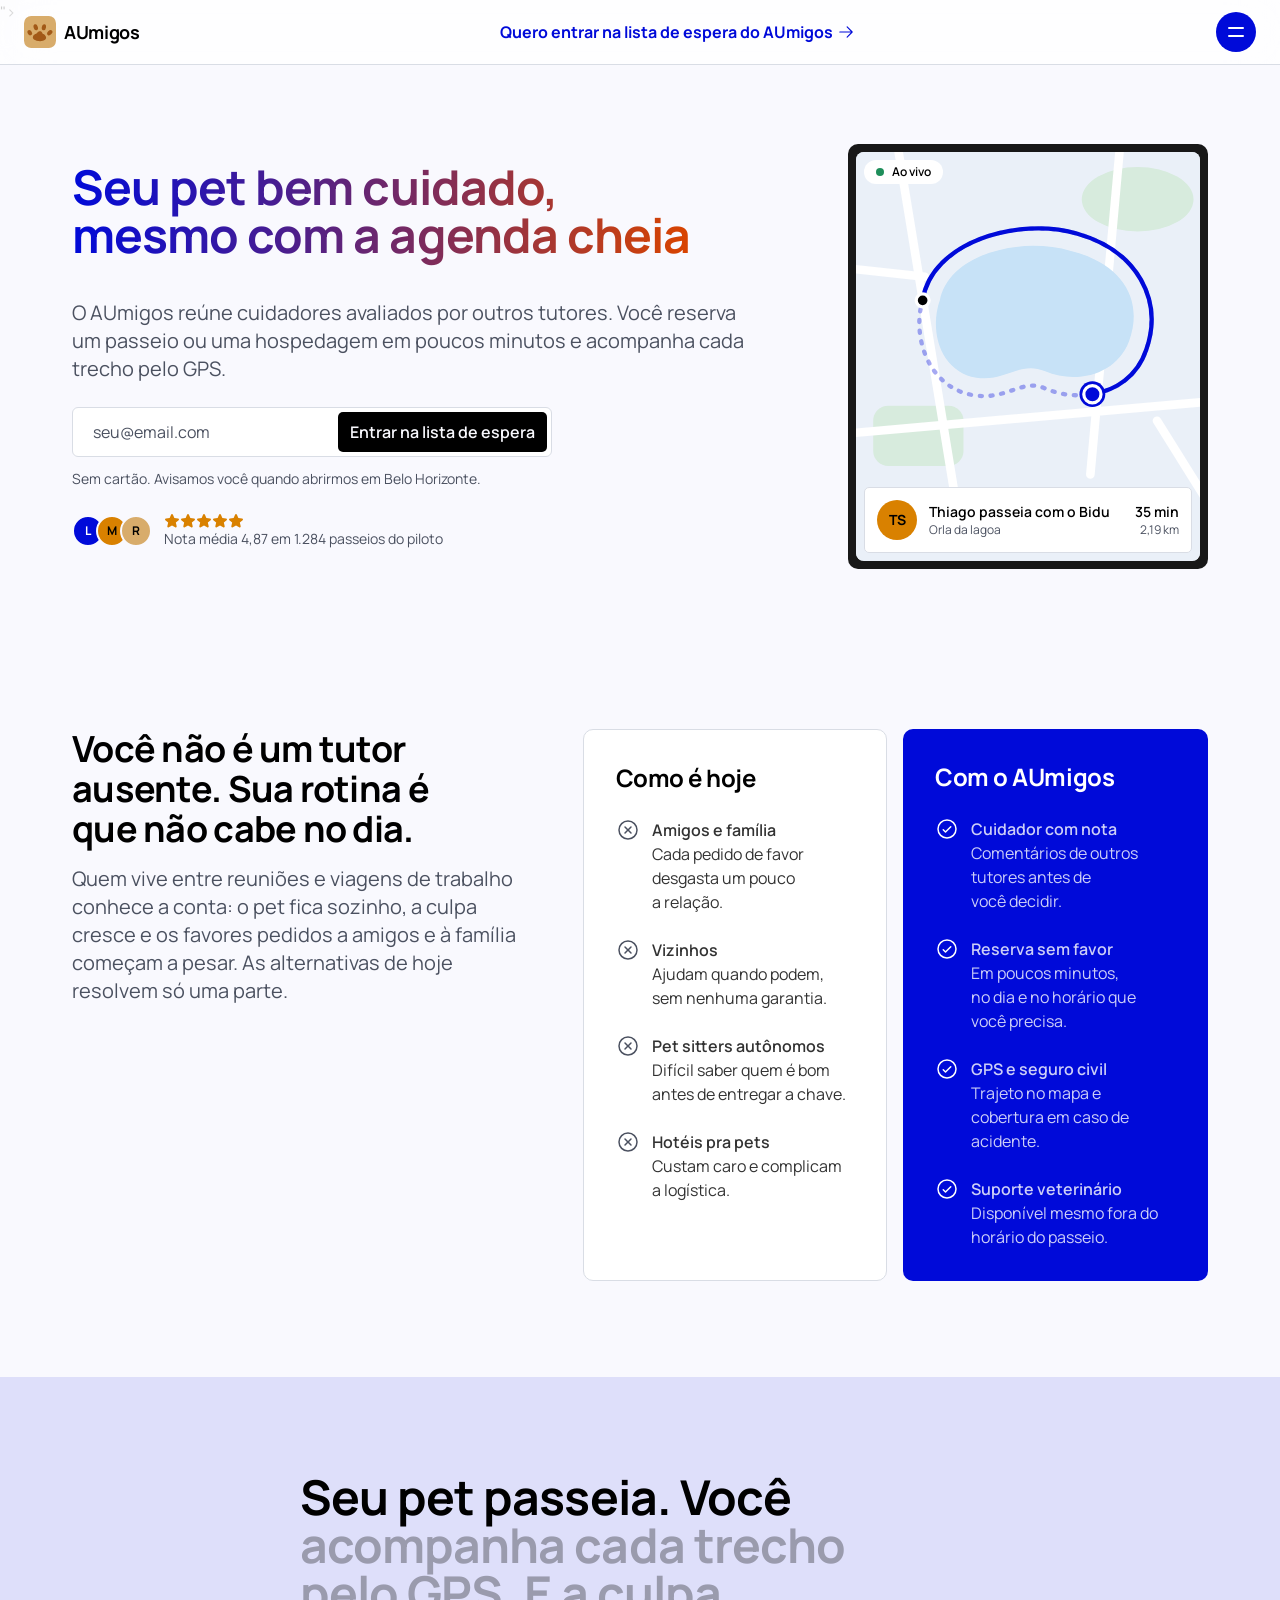
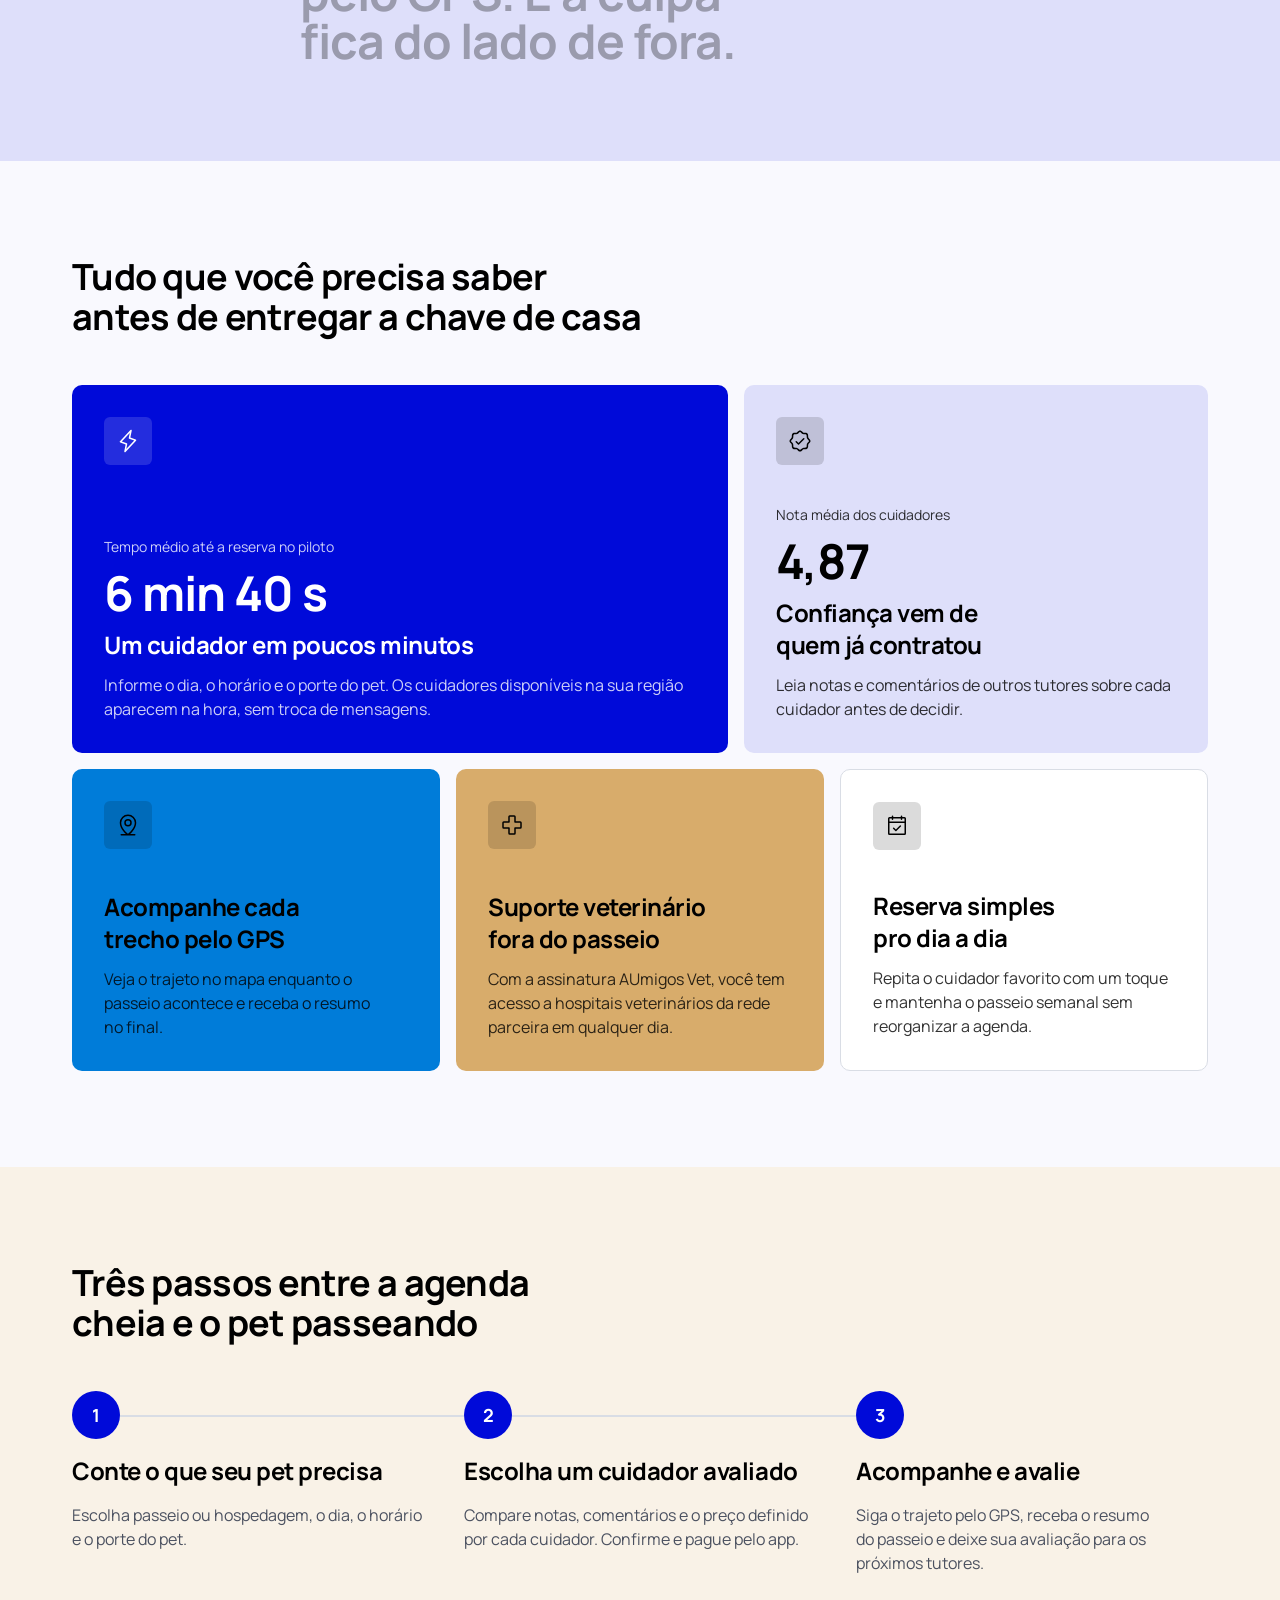
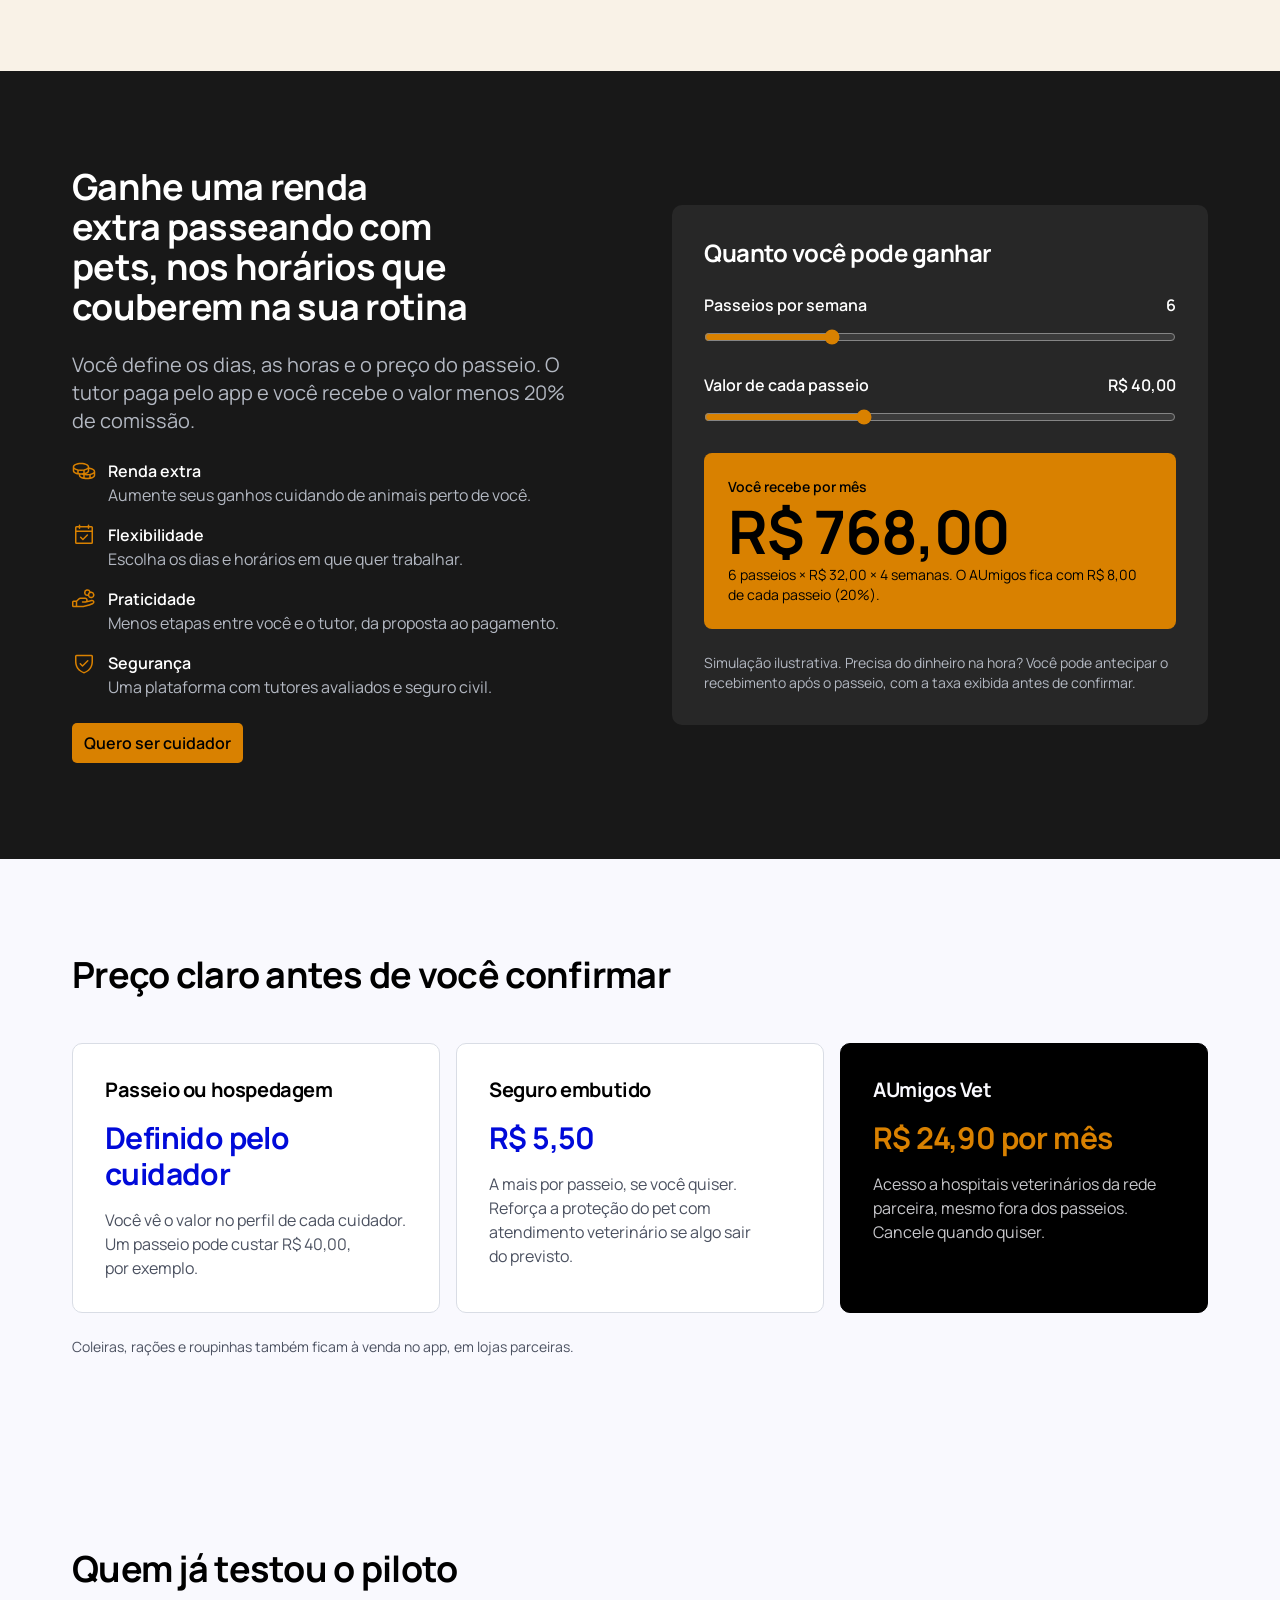
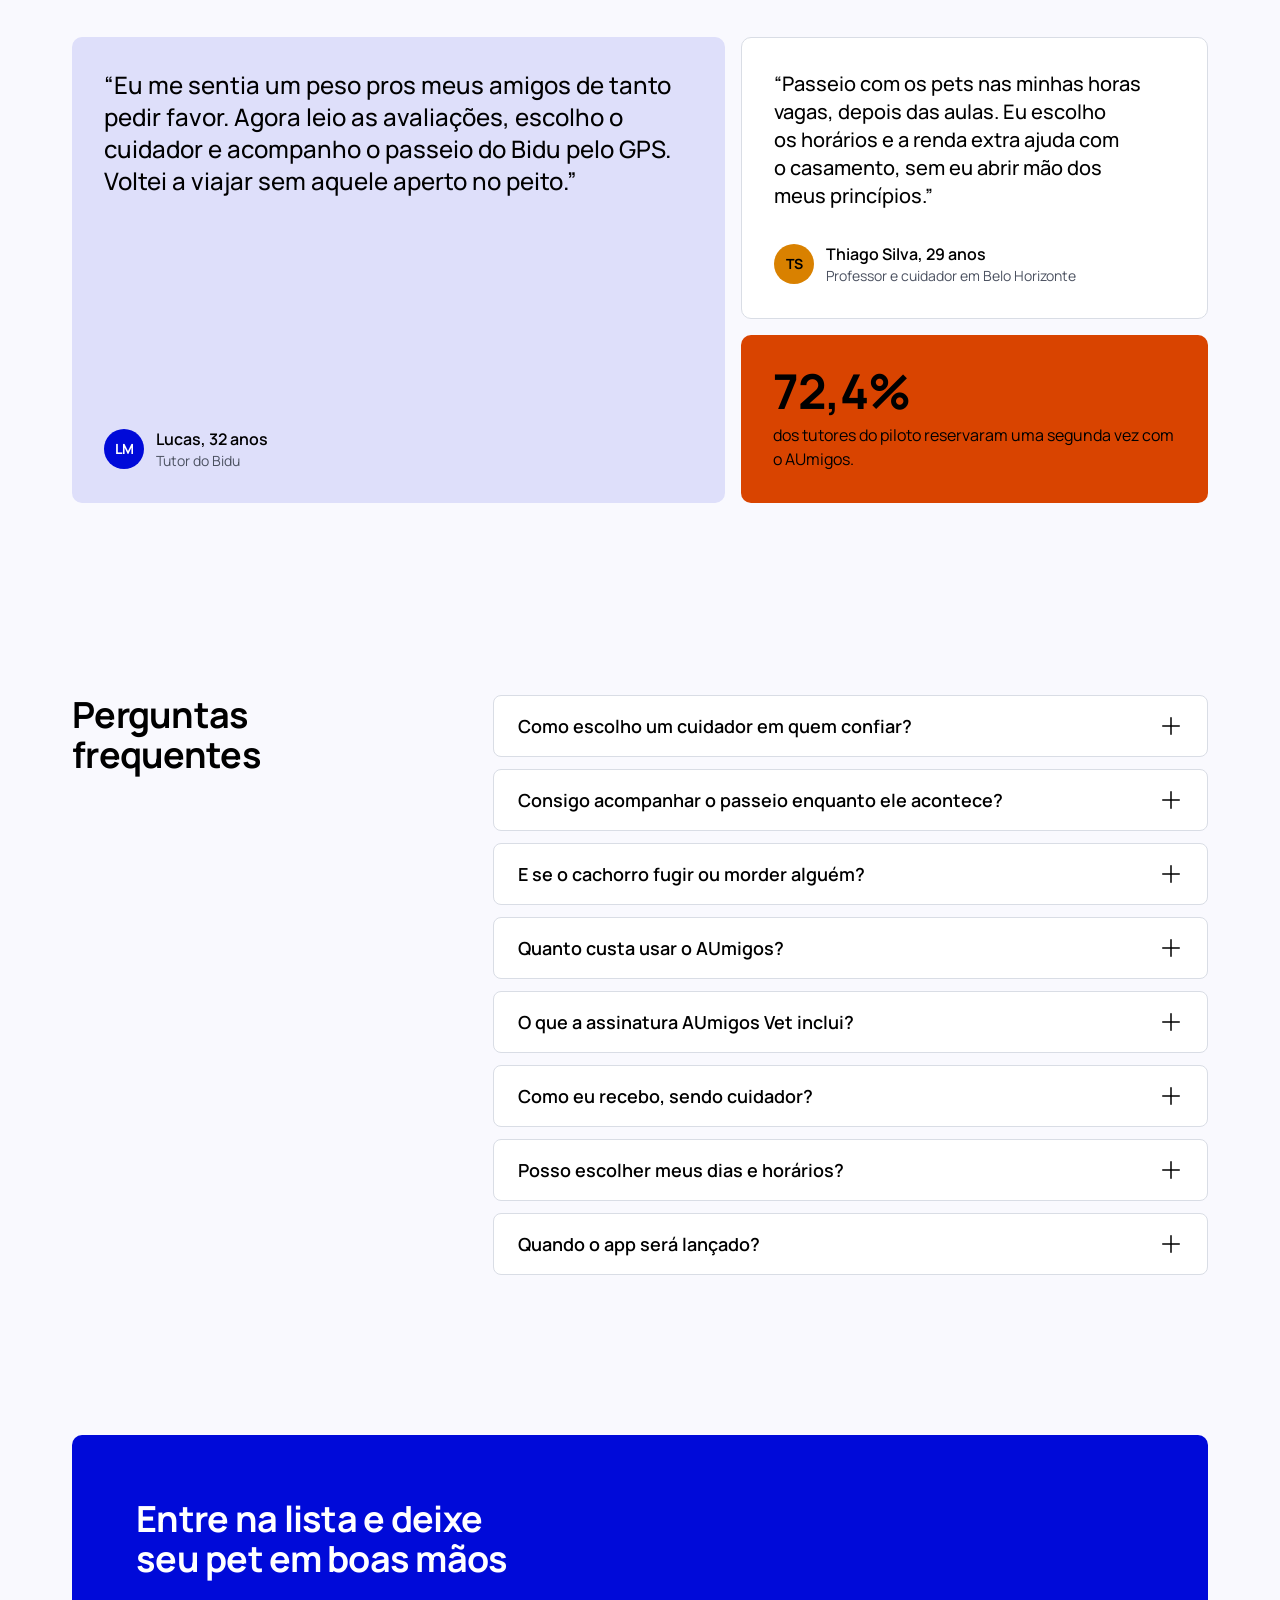
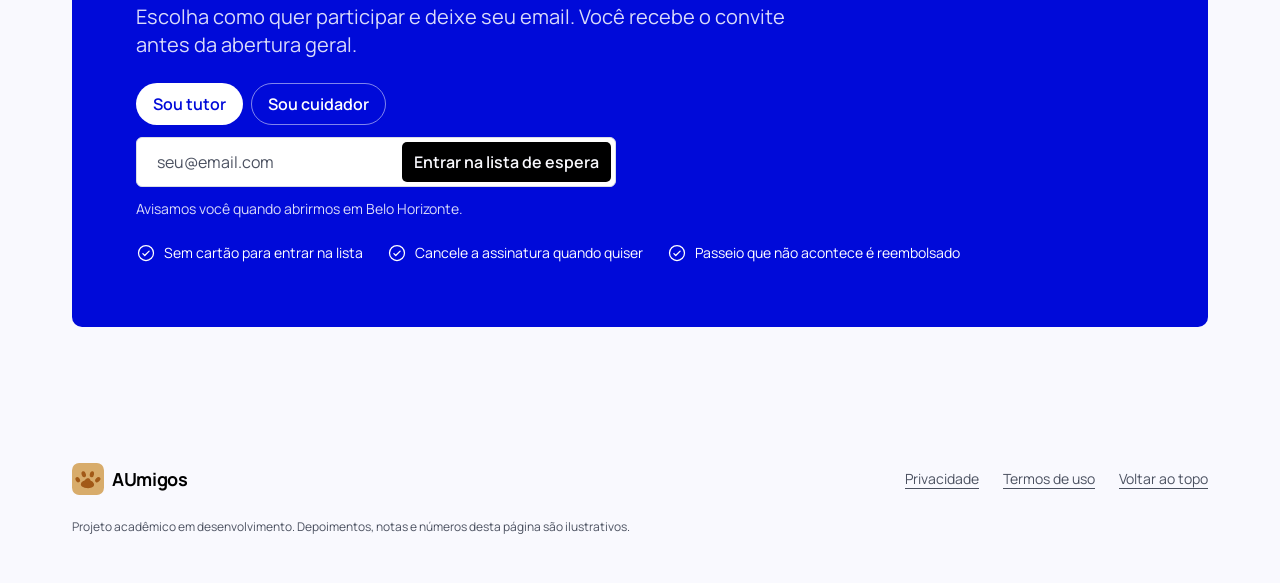
<file: index.html>
<!DOCTYPE html>
<html lang="pt-BR">
<head>
<meta charset="utf-8">
<meta name="viewport" content="width=device-width, initial-scale=1, viewport-fit=cover">
<title>AUmigos: cuidadores de pets avaliados, com GPS em tempo real</title>
<meta name="description" content="Encontre um cuidador de confiança para passear ou hospedar seu pet em poucos minutos. Avaliações de outros tutores, GPS em tempo real e suporte veterinário.">
<meta name="robots" content="index, follow">
<meta property="og:type" content="website">
<meta property="og:locale" content="pt_BR">
<meta property="og:title" content="AUmigos: seu pet bem cuidado, mesmo com a agenda cheia">
<meta property="og:description" content="Cuidadores avaliados por outros tutores, reserva em poucos minutos e acompanhamento por GPS.">
<meta name="twitter:card" content="summary">
<link rel="icon" href="data:image/svg+xml,<svg width="1080" height="1080" viewBox="0 0 1080 1080" fill="none" xmlns="http://www.w3.org/2000/svg"> <g clip-path="url%28%23clip0_104_5619%29"> <rect width="1080" height="1080" rx="243" fill="%23D8AC6B"/> <ellipse cx="195.166" cy="562.226" rx="70.84" ry="94.8166" transform="rotate%28-29.4445 195.166 562.226%29" fill="%23A25917"/> <ellipse cx="396.176" cy="380.471" rx="70.84" ry="103.807" transform="rotate%28-17.7641 396.176 380.471%29" fill="%23A25917"/> <ellipse cx="670.929" cy="381.003" rx="70.84" ry="103.807" transform="rotate%2810.3325 670.929 381.003%29" fill="%23A25917"/> <ellipse cx="870.882" cy="563.359" rx="70.84" ry="103.807" transform="rotate%2843.0096 870.882 563.359%29" fill="%23A25917"/> <path d="M720.745 794.924C606.575 886.614 407.364 842.124 332.974 792.707C331.374 791.644 329.954 790.338 328.729 788.858C258.363 703.827 334.741 636.087 355.725 620.52C368.182 611.279 391.041 604.155 408.615 599.936C418.16 597.645 425.829 589.704 430.903 581.3C445.47 557.172 481.799 526.377 499.127 522.049C559.992 506.848 587.244 530.86 601.968 546.015C603.257 547.341 604.351 548.827 605.26 550.437L632.374 598.469C635.704 604.367 641.582 608.289 648.124 610.045C727.806 631.434 781.824 745.871 720.745 794.924Z" fill="%23A25917"/> </g> <defs> <clipPath id="clip0_104_5619"> <rect width="1080" height="1080" rx="243" fill="white"/> </clipPath> </defs> </svg>">
<link rel="preconnect" href="https://fonts.googleapis.com">
<link rel="preconnect" href="https://fonts.gstatic.com" crossorigin>
<link href="https://fonts.googleapis.com/css2?family=Manrope:wght@400;500;600;700&display=swap" rel="stylesheet">
<script>document.documentElement.classList.add('js')</script>
<script type="application/ld+json">{"@context": "https://schema.org", "@type": "FAQPage", "mainEntity": [{"@type": "Question", "name": "Como escolho um cuidador em quem confiar?", "acceptedAnswer": {"@type": "Answer", "text": "Cada cuidador tem um perfil com nota média e comentários de tutores que já contrataram. Você compara os perfis, vê o preço definido por ele e só confirma quando se sentir seguro."}}, {"@type": "Question", "name": "Consigo acompanhar o passeio enquanto ele acontece?", "acceptedAnswer": {"@type": "Answer", "text": "Sim. Durante o passeio, o app mostra o trajeto no mapa por GPS em tempo real. Quando termina, você recebe o resumo com distância e duração."}}, {"@type": "Question", "name": "E se o cachorro fugir ou morder alguém?", "acceptedAnswer": {"@type": "Answer", "text": "O AUmigos mantém um seguro civil para cobrir acidentes durante o serviço, como fuga do animal ou mordida em terceiros. O seguro embutido opcional reforça a proteção do pet com atendimento veterinário."}}, {"@type": "Question", "name": "Quanto custa usar o AUmigos?", "acceptedAnswer": {"@type": "Answer", "text": "Entrar na lista e criar o perfil não custa nada. O preço de cada passeio é definido pelo cuidador e aparece antes de você confirmar. O seguro embutido opcional custa R$ 5,50 a mais por passeio e a assinatura AUmigos Vet custa R$ 24,90 por mês."}}, {"@type": "Question", "name": "O que a assinatura AUmigos Vet inclui?", "acceptedAnswer": {"@type": "Answer", "text": "Acesso a hospitais veterinários da rede parceira mesmo fora dos passeios, para quando o pet precisar de atendimento em qualquer dia. Você cancela quando quiser."}}, {"@type": "Question", "name": "Como eu recebo, sendo cuidador?", "acceptedAnswer": {"@type": "Answer", "text": "O tutor paga pelo app e você recebe o valor do serviço menos 20% de comissão. Em um passeio de R$ 40,00, você recebe R$ 32,00. Se precisar do dinheiro na hora, pode antecipar o recebimento com uma taxa exibida antes de confirmar."}}, {"@type": "Question", "name": "Posso escolher meus dias e horários?", "acceptedAnswer": {"@type": "Answer", "text": "Pode. O cuidador define quando está disponível e aceita apenas os serviços que cabem na própria rotina."}}, {"@type": "Question", "name": "Quando o app será lançado?", "acceptedAnswer": {"@type": "Answer", "text": "Estamos formando a lista de espera em Belo Horizonte. Quem entra agora recebe o convite antes da abertura geral."}}]}</script>
<link rel="stylesheet" href="styles.css">
</head>
<body>
<a class="skip" href="#conteudo">Ir para o conteúdo</a>
<svg width="0" height="0" style="position:absolute" aria-hidden="true" focusable="false"><symbol id="logo" viewBox="0 0 1080 1080"><g clip-path="url(#clip0_104_5619)">
<rect width="1080" height="1080" rx="243" fill="#D8AC6B"/>
<ellipse cx="195.166" cy="562.226" rx="70.84" ry="94.8166" transform="rotate(-29.4445 195.166 562.226)" fill="#A25917"/>
<ellipse cx="396.176" cy="380.471" rx="70.84" ry="103.807" transform="rotate(-17.7641 396.176 380.471)" fill="#A25917"/>
<ellipse cx="670.929" cy="381.003" rx="70.84" ry="103.807" transform="rotate(10.3325 670.929 381.003)" fill="#A25917"/>
<ellipse cx="870.882" cy="563.359" rx="70.84" ry="103.807" transform="rotate(43.0096 870.882 563.359)" fill="#A25917"/>
<path d="M720.745 794.924C606.575 886.614 407.364 842.124 332.974 792.707C331.374 791.644 329.954 790.338 328.729 788.858C258.363 703.827 334.741 636.087 355.725 620.52C368.182 611.279 391.041 604.155 408.615 599.936C418.16 597.645 425.829 589.704 430.903 581.3C445.47 557.172 481.799 526.377 499.127 522.049C559.992 506.848 587.244 530.86 601.968 546.015C603.257 547.341 604.351 548.827 605.26 550.437L632.374 598.469C635.704 604.367 641.582 608.289 648.124 610.045C727.806 631.434 781.824 745.871 720.745 794.924Z" fill="#A25917"/>
</g>
<defs>
<clipPath id="clip0_104_5619">
<rect width="1080" height="1080" rx="243" fill="white"/>
</clipPath>
</defs></symbol><symbol id="i-lightning" viewBox="0 0 256 256"><path d="M215.79,118.17a8,8,0,0,0-5-5.66L153.18,90.9l14.66-73.33a8,8,0,0,0-13.69-7l-112,120a8,8,0,0,0,3,13l57.63,21.61L88.16,238.43a8,8,0,0,0,13.69,7l112-120A8,8,0,0,0,215.79,118.17ZM109.37,214l10.47-52.38a8,8,0,0,0-5-9.06L62,132.71l84.62-90.66L136.16,94.43a8,8,0,0,0,5,9.06l52.8,19.8Z"/></symbol><symbol id="i-seal-check" viewBox="0 0 256 256"><path d="M225.86,102.82c-3.77-3.94-7.67-8-9.14-11.57-1.36-3.27-1.44-8.69-1.52-13.94-.15-9.76-.31-20.82-8-28.51s-18.75-7.85-28.51-8c-5.25-.08-10.67-.16-13.94-1.52-3.56-1.47-7.63-5.37-11.57-9.14C146.28,23.51,138.44,16,128,16s-18.27,7.51-25.18,14.14c-3.94,3.77-8,7.67-11.57,9.14C88,40.64,82.56,40.72,77.31,40.8c-9.76.15-20.82.31-28.51,8S41,67.55,40.8,77.31c-.08,5.25-.16,10.67-1.52,13.94-1.47,3.56-5.37,7.63-9.14,11.57C23.51,109.72,16,117.56,16,128s7.51,18.27,14.14,25.18c3.77,3.94,7.67,8,9.14,11.57,1.36,3.27,1.44,8.69,1.52,13.94.15,9.76.31,20.82,8,28.51s18.75,7.85,28.51,8c5.25.08,10.67.16,13.94,1.52,3.56,1.47,7.63,5.37,11.57,9.14C109.72,232.49,117.56,240,128,240s18.27-7.51,25.18-14.14c3.94-3.77,8-7.67,11.57-9.14,3.27-1.36,8.69-1.44,13.94-1.52,9.76-.15,20.82-.31,28.51-8s7.85-18.75,8-28.51c.08-5.25.16-10.67,1.52-13.94,1.47-3.56,5.37-7.63,9.14-11.57C232.49,146.28,240,138.44,240,128S232.49,109.73,225.86,102.82Zm-11.55,39.29c-4.79,5-9.75,10.17-12.38,16.52-2.52,6.1-2.63,13.07-2.73,19.82-.1,7-.21,14.33-3.32,17.43s-10.39,3.22-17.43,3.32c-6.75.1-13.72.21-19.82,2.73-6.35,2.63-11.52,7.59-16.52,12.38S132,224,128,224s-9.15-4.92-14.11-9.69-10.17-9.75-16.52-12.38c-6.1-2.52-13.07-2.63-19.82-2.73-7-.1-14.33-.21-17.43-3.32s-3.22-10.39-3.32-17.43c-.1-6.75-.21-13.72-2.73-19.82-2.63-6.35-7.59-11.52-12.38-16.52S32,132,32,128s4.92-9.15,9.69-14.11,9.75-10.17,12.38-16.52c2.52-6.1,2.63-13.07,2.73-19.82.1-7,.21-14.33,3.32-17.43S70.51,56.9,77.55,56.8c6.75-.1,13.72-.21,19.82-2.73,6.35-2.63,11.52-7.59,16.52-12.38S124,32,128,32s9.15,4.92,14.11,9.69,10.17,9.75,16.52,12.38c6.1,2.52,13.07,2.63,19.82,2.73,7,.1,14.33.21,17.43,3.32s3.22,10.39,3.32,17.43c.1,6.75.21,13.72,2.73,19.82,2.63,6.35,7.59,11.52,12.38,16.52S224,124,224,128,219.08,137.15,214.31,142.11ZM173.66,98.34a8,8,0,0,1,0,11.32l-56,56a8,8,0,0,1-11.32,0l-24-24a8,8,0,0,1,11.32-11.32L112,148.69l50.34-50.35A8,8,0,0,1,173.66,98.34Z"/></symbol><symbol id="i-map-pin-line" viewBox="0 0 256 256"><path d="M200,224H150.54A266.56,266.56,0,0,0,174,200.25c27.45-31.57,42-64.85,42-96.25a88,88,0,0,0-176,0c0,31.4,14.51,64.68,42,96.25A266.56,266.56,0,0,0,105.46,224H56a8,8,0,0,0,0,16H200a8,8,0,0,0,0-16ZM56,104a72,72,0,0,1,144,0c0,57.23-55.47,105-72,118C111.47,209,56,161.23,56,104Zm112,0a40,40,0,1,0-40,40A40,40,0,0,0,168,104Zm-64,0a24,24,0,1,1,24,24A24,24,0,0,1,104,104Z"/></symbol><symbol id="i-first-aid" viewBox="0 0 256 256"><path d="M216,88H168V40a16,16,0,0,0-16-16H104A16,16,0,0,0,88,40V88H40a16,16,0,0,0-16,16v48a16,16,0,0,0,16,16H88v48a16,16,0,0,0,16,16h48a16,16,0,0,0,16-16V168h48a16,16,0,0,0,16-16V104A16,16,0,0,0,216,88Zm0,64H160a8,8,0,0,0-8,8v56H104V160a8,8,0,0,0-8-8H40V104H96a8,8,0,0,0,8-8V40h48V96a8,8,0,0,0,8,8h56Z"/></symbol><symbol id="i-calendar-check" viewBox="0 0 256 256"><path d="M208,32H184V24a8,8,0,0,0-16,0v8H88V24a8,8,0,0,0-16,0v8H48A16,16,0,0,0,32,48V208a16,16,0,0,0,16,16H208a16,16,0,0,0,16-16V48A16,16,0,0,0,208,32ZM72,48v8a8,8,0,0,0,16,0V48h80v8a8,8,0,0,0,16,0V48h24V80H48V48ZM208,208H48V96H208V208Zm-38.34-85.66a8,8,0,0,1,0,11.32l-48,48a8,8,0,0,1-11.32,0l-24-24a8,8,0,0,1,11.32-11.32L116,164.69l42.34-42.35A8,8,0,0,1,169.66,122.34Z"/></symbol><symbol id="i-coins" viewBox="0 0 256 256"><path d="M184,89.57V84c0-25.08-37.83-44-88-44S8,58.92,8,84v40c0,20.89,26.25,37.49,64,42.46V172c0,25.08,37.83,44,88,44s88-18.92,88-44V132C248,111.3,222.58,94.68,184,89.57ZM232,132c0,13.22-30.79,28-72,28-3.73,0-7.43-.13-11.08-.37C170.49,151.77,184,139,184,124V105.74C213.87,110.19,232,122.27,232,132ZM72,150.25V126.46A183.74,183.74,0,0,0,96,128a183.74,183.74,0,0,0,24-1.54v23.79A163,163,0,0,1,96,152,163,163,0,0,1,72,150.25Zm96-40.32V124c0,8.39-12.41,17.4-32,22.87V123.5C148.91,120.37,159.84,115.71,168,109.93ZM96,56c41.21,0,72,14.78,72,28s-30.79,28-72,28S24,97.22,24,84,54.79,56,96,56ZM24,124V109.93c8.16,5.78,19.09,10.44,32,13.57v23.37C36.41,141.4,24,132.39,24,124Zm64,48v-4.17c2.63.1,5.29.17,8,.17,3.88,0,7.67-.13,11.39-.35A121.92,121.92,0,0,0,120,171.41v23.46C100.41,189.4,88,180.39,88,172Zm48,26.25V174.4a179.48,179.48,0,0,0,24,1.6,183.74,183.74,0,0,0,24-1.54v23.79a165.45,165.45,0,0,1-48,0Zm64-3.38V171.5c12.91-3.13,23.84-7.79,32-13.57V172C232,180.39,219.59,189.4,200,194.87Z"/></symbol><symbol id="i-shield-check" viewBox="0 0 256 256"><path d="M208,40H48A16,16,0,0,0,32,56v56c0,52.72,25.52,84.67,46.93,102.19,23.06,18.86,46,25.26,47,25.53a8,8,0,0,0,4.2,0c1-.27,23.91-6.67,47-25.53C198.48,196.67,224,164.72,224,112V56A16,16,0,0,0,208,40Zm0,72c0,37.07-13.66,67.16-40.6,89.42A129.3,129.3,0,0,1,128,223.62a128.25,128.25,0,0,1-38.92-21.81C61.82,179.51,48,149.3,48,112l0-56,160,0ZM82.34,141.66a8,8,0,0,1,11.32-11.32L112,148.69l50.34-50.35a8,8,0,0,1,11.32,11.32l-56,56a8,8,0,0,1-11.32,0Z"/></symbol><symbol id="i-check-circle" viewBox="0 0 256 256"><path d="M173.66,98.34a8,8,0,0,1,0,11.32l-56,56a8,8,0,0,1-11.32,0l-24-24a8,8,0,0,1,11.32-11.32L112,148.69l50.34-50.35A8,8,0,0,1,173.66,98.34ZM232,128A104,104,0,1,1,128,24,104.11,104.11,0,0,1,232,128Zm-16,0a88,88,0,1,0-88,88A88.1,88.1,0,0,0,216,128Z"/></symbol><symbol id="i-x-circle" viewBox="0 0 256 256"><path d="M165.66,101.66,139.31,128l26.35,26.34a8,8,0,0,1-11.32,11.32L128,139.31l-26.34,26.35a8,8,0,0,1-11.32-11.32L116.69,128,90.34,101.66a8,8,0,0,1,11.32-11.32L128,116.69l26.34-26.35a8,8,0,0,1,11.32,11.32ZM232,128A104,104,0,1,1,128,24,104.11,104.11,0,0,1,232,128Zm-16,0a88,88,0,1,0-88,88A88.1,88.1,0,0,0,216,128Z"/></symbol><symbol id="i-plus" viewBox="0 0 256 256"><path d="M224,128a8,8,0,0,1-8,8H136v80a8,8,0,0,1-16,0V136H40a8,8,0,0,1,0-16h80V40a8,8,0,0,1,16,0v80h80A8,8,0,0,1,224,128Z"/></symbol><symbol id="i-hand-coins" viewBox="0 0 256 256"><path d="M230.33,141.06a24.43,24.43,0,0,0-21.24-4.23l-41.84,9.62A28,28,0,0,0,140,112H89.94a31.82,31.82,0,0,0-22.63,9.37L44.69,144H16A16,16,0,0,0,0,160v40a16,16,0,0,0,16,16H120a7.93,7.93,0,0,0,1.94-.24l64-16a6.94,6.94,0,0,0,1.19-.4L226,182.82l.44-.2a24.6,24.6,0,0,0,3.93-41.56ZM16,160H40v40H16Zm203.43,8.21-38,16.18L119,200H56V155.31l22.63-22.62A15.86,15.86,0,0,1,89.94,128H140a12,12,0,0,1,0,24H112a8,8,0,0,0,0,16h32a8.32,8.32,0,0,0,1.79-.2l67-15.41.31-.08a8.6,8.6,0,0,1,6.3,15.9ZM164,96a36,36,0,0,0,5.9-.48,36,36,0,1,0,28.22-47A36,36,0,1,0,164,96Zm60-12a20,20,0,1,1-20-20A20,20,0,0,1,224,84ZM164,40a20,20,0,0,1,19.25,14.61,36,36,0,0,0-15,24.93A20.42,20.42,0,0,1,164,80a20,20,0,0,1,0-40Z"/></symbol><symbol id="i-sun" viewBox="0 0 256 256"><path d="M120,40V16a8,8,0,0,1,16,0V40a8,8,0,0,1-16,0Zm72,88a64,64,0,1,1-64-64A64.07,64.07,0,0,1,192,128Zm-16,0a48,48,0,1,0-48,48A48.05,48.05,0,0,0,176,128ZM58.34,69.66A8,8,0,0,0,69.66,58.34l-16-16A8,8,0,0,0,42.34,53.66Zm0,116.68-16,16a8,8,0,0,0,11.32,11.32l16-16a8,8,0,0,0-11.32-11.32ZM192,72a8,8,0,0,0,5.66-2.34l16-16a8,8,0,0,0-11.32-11.32l-16,16A8,8,0,0,0,192,72Zm5.66,114.34a8,8,0,0,0-11.32,11.32l16,16a8,8,0,0,0,11.32-11.32ZM48,128a8,8,0,0,0-8-8H16a8,8,0,0,0,0,16H40A8,8,0,0,0,48,128Zm80,80a8,8,0,0,0-8,8v24a8,8,0,0,0,16,0V216A8,8,0,0,0,128,208Zm112-88H216a8,8,0,0,0,0,16h24a8,8,0,0,0,0-16Z"/></symbol><symbol id="i-moon" viewBox="0 0 256 256"><path d="M233.54,142.23a8,8,0,0,0-8-2,88.08,88.08,0,0,1-109.8-109.8,8,8,0,0,0-10-10,104.84,104.84,0,0,0-52.91,37A104,104,0,0,0,136,224a103.09,103.09,0,0,0,62.52-20.88,104.84,104.84,0,0,0,37-52.91A8,8,0,0,0,233.54,142.23ZM188.9,190.34A88,88,0,0,1,65.66,67.11a89,89,0,0,1,31.4-26A106,106,0,0,0,96,56,104.11,104.11,0,0,0,200,160a106,106,0,0,0,14.92-1.06A89,89,0,0,1,188.9,190.34Z"/></symbol><symbol id="i-arrow-right" viewBox="0 0 256 256"><path d="M221.66,133.66l-72,72a8,8,0,0,1-11.32-11.32L196.69,136H40a8,8,0,0,1,0-16H196.69L138.34,61.66a8,8,0,0,1,11.32-11.32l72,72A8,8,0,0,1,221.66,133.66Z"/></symbol><symbol id="i-star-fill" viewBox="0 0 256 256"><path d="M234.29,114.85l-45,38.83L203,211.75a16.4,16.4,0,0,1-24.5,17.82L128,198.49,77.47,229.57A16.4,16.4,0,0,1,53,211.75l13.76-58.07-45-38.83A16.46,16.46,0,0,1,31.08,86l59-4.76,22.76-55.08a16.36,16.36,0,0,1,30.27,0l22.75,55.08,59,4.76a16.46,16.46,0,0,1,9.37,28.86Z"/></symbol></svg>

<div class="nav">
  <div class="pill">
    <a class="brand" href="#topo" aria-label="AUmigos, voltar ao início"><svg aria-hidden="true"><use href="#logo"/></svg><span class="t-lg">AUmigos</span></a>
    <a class="nav-cta" href="#lista" data-pick="tutor">Quero entrar na lista de espera do AUmigos<svg class="ic" aria-hidden="true"><use href="#i-arrow-right"/></svg></a>
    <button class="burger" id="burger" type="button" aria-expanded="false" aria-controls="menu" aria-label="Abrir menu"><i></i><i></i></button>
  </div>
</div>
<div class="menu" id="menu" aria-hidden="true">
  <nav aria-label="Principal">
    <ul>
      <li><a href="#beneficios">Benefícios</a></li>
      <li><a href="#como-funciona">Como funciona</a></li>
      <li><a href="#cuidadores">Para cuidadores</a></li>
      <li><a href="#precos">Preços</a></li>
      <li><a href="#historias">Histórias</a></li>
      <li><a href="#faq">Perguntas</a></li>
    </ul>
  </nav>
  <button class="theme-toggle" id="themeToggle" type="button" aria-pressed="false">
    <svg class="ic" aria-hidden="true"><use href="#i-moon"/></svg>
    <span class="tlabel">Modo escuro</span>
  </button>
</div>

<main id="conteudo">

<header class="hero" id="topo">
  <div class="wrap hero-grid">
    <div class="hero-copy">
      <h1 class="h1 reveal"><span>Seu pet bem cuidado,</span> <span>mesmo com a agenda cheia</span></h1>
      <p class="sub reveal" data-d="1">O AUmigos reúne cuidadores avaliados por outros tutores. Você reserva um passeio ou uma hospedagem em poucos minutos e acompanha cada trecho pelo GPS.</p>
      <div class="reveal" data-d="2" style="width:100%">
        <form class="signup" data-role="tutor" novalidate>
          <label class="sr-only" for="email-topo">Seu email</label>
          <div class="field">
            <input id="email-topo" type="email" name="email" autocomplete="email" inputmode="email" placeholder="seu@email.com" required>
            <button class="btn btn-primary" type="submit"><span class="lbl">Entrar na lista de espera</span><span class="skel" aria-hidden="true"></span></button>
          </div>
          <p class="hint t-sm">Sem cartão. Avisamos você quando abrirmos em Belo Horizonte.</p>
          <p class="err t-sm" role="alert" hidden></p>
          <div class="ok" role="status"><svg class="ic" aria-hidden="true"><use href="#i-check-circle"/></svg><p class="ok-text"></p></div>
        </form>
      </div>
      <div class="proof reveal" data-d="3">
        <div class="faces" aria-hidden="true">
          <span class="av av-blue">L</span><span class="av av-sun">M</span><span class="av av-mint">R</span>
        </div>
        <div>
          <div class="stars" aria-hidden="true"><svg class="ic"><use href="#i-star-fill"/></svg><svg class="ic"><use href="#i-star-fill"/></svg><svg class="ic"><use href="#i-star-fill"/></svg><svg class="ic"><use href="#i-star-fill"/></svg><svg class="ic"><use href="#i-star-fill"/></svg></div>
          <p class="t-sm muted">Nota média 4,87 em 1.284 passeios do piloto</p>
        </div>
      </div>
    </div>

    <div class="phone reveal" data-d="2" id="phone">
      <div class="screen">
        <svg class="map" viewBox="0 0 320 380" role="img" aria-label="Mapa com o trajeto do passeio ao redor de uma lagoa" preserveAspectRatio="xMidYMid slice">
          <rect width="320" height="380" fill="var(--map-land)"/>
          <ellipse cx="262" cy="44" rx="52" ry="30" fill="var(--map-green)"/>
          <rect x="16" y="236" width="84" height="56" rx="14" fill="var(--map-green)"/>
          <g stroke="var(--map-street)" stroke-width="8" stroke-linecap="round" fill="none">
            <path d="M-10 262 L330 232"/><path d="M38 -10 L92 320"/><path d="M246 -10 L218 300"/><path d="M-10 108 L64 116"/><path d="M280 250 L330 330"/>
          </g>
          <path d="M78 138C86 96 150 78 200 92C248 104 268 138 254 176C242 208 204 216 176 204C152 194 140 214 112 210C78 204 68 166 78 138Z" fill="var(--map-water)"/>
          <path id="route" d="M62 138C70 84 150 60 206 76C262 92 286 138 270 184C256 226 208 234 176 220C154 210 140 232 108 226C66 218 52 170 62 138Z" fill="none" stroke="var(--blue)" stroke-opacity=".35" stroke-width="4" stroke-dasharray="2 8" stroke-linecap="round"/>
          <path id="routeDone" d="M62 138C70 84 150 60 206 76C262 92 286 138 270 184C256 226 208 234 176 220C154 210 140 232 108 226C66 218 52 170 62 138Z" fill="none" stroke="var(--blue)" stroke-width="4" stroke-linecap="round"/>
          <circle cx="62" cy="138" r="6" fill="var(--ink)" stroke="var(--surface)" stroke-width="3"/>
          <g id="pet" transform="translate(62 138)">
            <circle class="pulse" r="12" fill="var(--blue)"/>
            <circle r="8" fill="var(--blue)" stroke="#FFFFFF" stroke-width="3"/>
          </g>
        </svg>
        <div class="live"><i></i>Ao vivo</div>
        <div class="ride">
          <span class="av av-sun" aria-hidden="true">TS</span>
          <div>
            <p class="t-sm strong">Thiago passeia com o Bidu</p>
            <p class="t-xs muted">Orla da lagoa</p>
          </div>
          <div class="r">
            <p class="t-sm strong" id="statTime">35 min</p>
            <p class="t-xs muted" id="statKm">2,16 km</p>
          </div>
        </div>
      </div>
    </div>
  </div>
</header>

<section class="sec" id="problema" aria-labelledby="h-problema">
  <div class="wrap split">
    <div class="split-copy reveal">
      <h2 class="h2" id="h-problema">Você não é um tutor ausente. Sua rotina é que não cabe no dia.</h2>
      <p class="lead">Quem vive entre reuniões e viagens de trabalho conhece a conta: o pet fica sozinho, a culpa cresce e os favores pedidos a amigos e à família começam a pesar. As alternativas de hoje resolvem só uma parte.</p>
    </div>
    <div class="cmp">
      <div class="panel panel-old reveal" data-d="1">
        <h3 class="t-2xl">Como é hoje</h3>
        <ul class="list">
          <li><svg class="ic" aria-hidden="true"><use href="#i-x-circle"/></svg><div><p class="strong">Amigos e família</p><p>Cada pedido de favor desgasta um pouco a relação.</p></div></li>
          <li><svg class="ic" aria-hidden="true"><use href="#i-x-circle"/></svg><div><p class="strong">Vizinhos</p><p>Ajudam quando podem, sem nenhuma garantia.</p></div></li>
          <li><svg class="ic" aria-hidden="true"><use href="#i-x-circle"/></svg><div><p class="strong">Pet sitters autônomos</p><p>Difícil saber quem é bom antes de entregar a chave.</p></div></li>
          <li><svg class="ic" aria-hidden="true"><use href="#i-x-circle"/></svg><div><p class="strong">Hotéis pra pets</p><p>Custam caro e complicam a logística.</p></div></li>
        </ul>
      </div>
      <div class="panel panel-new reveal" data-d="2">
        <h3 class="t-2xl">Com o AUmigos</h3>
        <ul class="list">
          <li><svg class="ic" aria-hidden="true"><use href="#i-check-circle"/></svg><div><p class="strong">Cuidador com nota</p><p>Comentários de outros tutores antes de você decidir.</p></div></li>
          <li><svg class="ic" aria-hidden="true"><use href="#i-check-circle"/></svg><div><p class="strong">Reserva sem favor</p><p>Em poucos minutos, no dia e no horário que você precisa.</p></div></li>
          <li><svg class="ic" aria-hidden="true"><use href="#i-check-circle"/></svg><div><p class="strong">GPS e seguro civil</p><p>Trajeto no mapa e cobertura em caso de acidente.</p></div></li>
          <li><svg class="ic" aria-hidden="true"><use href="#i-check-circle"/></svg><div><p class="strong">Suporte veterinário</p><p>Disponível mesmo fora do horário do passeio.</p></div></li>
        </ul>
      </div>
    </div>
  </div>
</section>

<section class="tag" aria-label="Nossa promessa">
  <div class="wrap">
    <p id="tagline">Seu pet passeia. Você acompanha cada trecho pelo GPS. E a culpa fica do lado de fora.</p>
  </div>
</section>

<section class="sec" id="beneficios" aria-labelledby="h-beneficios">
  <div class="wrap">
    <div class="sec-head reveal">
      <h2 class="h2" id="h-beneficios">Tudo que você precisa saber antes de entregar a chave de casa</h2>
    </div>
    <div class="bento">
      <article class="tile t-blue b1 reveal">
        <div class="badge"><svg class="ic" aria-hidden="true"><use href="#i-lightning"/></svg></div>
        <div class="txt">
          <p class="cap t-sm">Tempo médio até a reserva no piloto</p>
          <p class="big">6 min 40 s</p>
          <h3 class="t-2xl">Um cuidador em poucos minutos</h3>
          <p>Informe o dia, o horário e o porte do pet. Os cuidadores disponíveis na sua região aparecem na hora, sem troca de mensagens.</p>
        </div>
      </article>
      <article class="tile t-soft b2 reveal" data-d="1">
        <div class="badge"><svg class="ic" aria-hidden="true"><use href="#i-seal-check"/></svg></div>
        <div class="txt">
          <p class="cap t-sm">Nota média dos cuidadores</p>
          <p class="big">4,87</p>
          <h3 class="t-2xl">Confiança vem de quem já contratou</h3>
          <p>Leia notas e comentários de outros tutores sobre cada cuidador antes de decidir.</p>
        </div>
      </article>
      <article class="tile t-sky b3 reveal">
        <div class="badge"><svg class="ic" aria-hidden="true"><use href="#i-map-pin-line"/></svg></div>
        <div class="txt">
          <h3 class="t-2xl">Acompanhe cada trecho pelo GPS</h3>
          <p>Veja o trajeto no mapa enquanto o passeio acontece e receba o resumo no final.</p>
        </div>
      </article>
      <article class="tile t-mint b4 reveal" data-d="1">
        <div class="badge"><svg class="ic" aria-hidden="true"><use href="#i-first-aid"/></svg></div>
        <div class="txt">
          <h3 class="t-2xl">Suporte veterinário fora do passeio</h3>
          <p>Com a assinatura AUmigos Vet, você tem acesso a hospitais veterinários da rede parceira em qualquer dia.</p>
        </div>
      </article>
      <article class="tile t-line b5 reveal" data-d="2">
        <div class="badge"><svg class="ic" aria-hidden="true"><use href="#i-calendar-check"/></svg></div>
        <div class="txt">
          <h3 class="t-2xl">Reserva simples pro dia a dia</h3>
          <p>Repita o cuidador favorito com um toque e mantenha o passeio semanal sem reorganizar a agenda.</p>
        </div>
      </article>
    </div>
  </div>
</section>

<section class="sec" id="como-funciona" aria-labelledby="h-como" style="background:var(--tan-soft)">
  <div class="wrap">
    <div class="sec-head reveal">
      <h2 class="h2" id="h-como">Três passos entre a agenda cheia e o pet passeando</h2>
    </div>
    <ol class="steps">
      <li class="step reveal"><span class="num" aria-hidden="true">1</span><h3 class="t-2xl">Conte o que seu pet precisa</h3><p>Escolha passeio ou hospedagem, o dia, o horário e o porte do pet.</p></li>
      <li class="step reveal" data-d="1"><span class="num" aria-hidden="true">2</span><h3 class="t-2xl">Escolha um cuidador avaliado</h3><p>Compare notas, comentários e o preço definido por cada cuidador. Confirme e pague pelo app.</p></li>
      <li class="step reveal" data-d="2"><span class="num" aria-hidden="true">3</span><h3 class="t-2xl">Acompanhe e avalie</h3><p>Siga o trajeto pelo GPS, receba o resumo do passeio e deixe sua avaliação para os próximos tutores.</p></li>
    </ol>
  </div>
</section>

<section class="sec dark" id="cuidadores" aria-labelledby="h-cuidadores">
  <div class="wrap care-grid">
    <div class="care-copy">
      <h2 class="h2 reveal" id="h-cuidadores">Ganhe uma renda extra passeando com pets, nos horários que couberem na sua rotina</h2>
      <p class="lead reveal" data-d="1">Você define os dias, as horas e o preço do passeio. O tutor paga pelo app e você recebe o valor menos 20% de comissão.</p>
      <ul class="perks reveal" data-d="2">
        <li><svg class="ic" aria-hidden="true"><use href="#i-coins"/></svg><div><p class="strong" style="color:var(--ink)">Renda extra</p><p>Aumente seus ganhos cuidando de animais perto de você.</p></div></li>
        <li><svg class="ic" aria-hidden="true"><use href="#i-calendar-check"/></svg><div><p class="strong" style="color:var(--ink)">Flexibilidade</p><p>Escolha os dias e horários em que quer trabalhar.</p></div></li>
        <li><svg class="ic" aria-hidden="true"><use href="#i-hand-coins"/></svg><div><p class="strong" style="color:var(--ink)">Praticidade</p><p>Menos etapas entre você e o tutor, da proposta ao pagamento.</p></div></li>
        <li><svg class="ic" aria-hidden="true"><use href="#i-shield-check"/></svg><div><p class="strong" style="color:var(--ink)">Segurança</p><p>Uma plataforma com tutores avaliados e seguro civil.</p></div></li>
      </ul>
      <div class="reveal" data-d="3"><a class="btn btn-sun" href="#lista" data-pick="cuidador">Quero ser cuidador</a></div>
    </div>

    <div class="calc reveal" data-d="2" role="group" aria-labelledby="h-calc">
      <h3 class="t-2xl" id="h-calc">Quanto você pode ganhar</h3>
      <div class="rng">
        <div class="row"><label for="rWeek" class="strong">Passeios por semana</label><output id="oWeek" class="strong" for="rWeek">6</output></div>
        <input id="rWeek" type="range" min="1" max="20" step="1" value="6">
      </div>
      <div class="rng">
        <div class="row"><label for="rPrice" class="strong">Valor de cada passeio</label><output id="oPrice" class="strong" for="rPrice">R$ 40,00</output></div>
        <input id="rPrice" type="range" min="20" max="80" step="1" value="40">
      </div>
      <div class="result" aria-live="polite">
        <p class="t-sm strong">Você recebe por mês</p>
        <p class="amount" id="amount">R$ 768,00</p>
        <p class="t-sm" id="explain">6 passeios × R$ 32,00 × 4 semanas. O AUmigos fica com R$ 8,00 de cada passeio (20%).</p>
      </div>
      <p class="t-sm muted">Simulação ilustrativa. Precisa do dinheiro na hora? Você pode antecipar o recebimento após o passeio, com a taxa exibida antes de confirmar.</p>
    </div>
  </div>
</section>

<section class="sec" id="precos" aria-labelledby="h-precos">
  <div class="wrap">
    <div class="sec-head reveal">
      <h2 class="h2" id="h-precos">Preço claro antes de você confirmar</h2>
    </div>
    <div class="price">
      <article class="pt reveal">
        <h3 class="t-xl">Passeio ou hospedagem</h3>
        <p class="amount">Definido pelo cuidador</p>
        <p>Você vê o valor no perfil de cada cuidador. Um passeio pode custar R$ 40,00, por exemplo.</p>
      </article>
      <article class="pt reveal" data-d="1">
        <h3 class="t-xl">Seguro embutido</h3>
        <p class="amount">R$ 5,50</p>
        <p>A mais por passeio, se você quiser. Reforça a proteção do pet com atendimento veterinário se algo sair do previsto.</p>
      </article>
      <article class="pt pt-feat reveal" data-d="2">
        <h3 class="t-xl">AUmigos Vet</h3>
        <p class="amount">R$ 24,90 por mês</p>
        <p>Acesso a hospitais veterinários da rede parceira, mesmo fora dos passeios. Cancele quando quiser.</p>
      </article>
    </div>
    <p class="note t-sm reveal">Coleiras, rações e roupinhas também ficam à venda no app, em lojas parceiras.</p>
  </div>
</section>

<section class="sec" id="historias" aria-labelledby="h-historias">
  <div class="wrap">
    <div class="sec-head reveal">
      <h2 class="h2" id="h-historias">Quem já testou o piloto</h2>
    </div>
    <div class="quotes">
      <figure class="q q-soft reveal">
        <blockquote>“Eu me sentia um peso pros meus amigos de tanto pedir favor. Agora leio as avaliações, escolho o cuidador e acompanho o passeio do Bidu pelo GPS. Voltei a viajar sem aquele aperto no peito.”</blockquote>
        <figcaption class="who"><span class="av av-blue" aria-hidden="true">LM</span><div><p class="strong">Lucas, 32 anos</p><p class="t-sm">Tutor do Bidu</p></div></figcaption>
      </figure>
      <div class="stack">
        <figure class="q q-line reveal" data-d="1">
          <blockquote>“Passeio com os pets nas minhas horas vagas, depois das aulas. Eu escolho os horários e a renda extra ajuda com o casamento, sem eu abrir mão dos meus princípios.”</blockquote>
          <figcaption class="who"><span class="av av-sun" aria-hidden="true">TS</span><div><p class="strong">Thiago Silva, 29 anos</p><p class="t-sm">Professor e cuidador em Belo Horizonte</p></div></figcaption>
        </figure>
        <div class="stat reveal" data-d="2">
          <p class="big">72,4%</p>
          <p>dos tutores do piloto reservaram uma segunda vez com o AUmigos.</p>
        </div>
      </div>
    </div>
  </div>
</section>

<section class="sec" id="faq" aria-labelledby="h-faq">
  <div class="wrap faq-split">
    <div class="reveal">
      <h2 class="h2" id="h-faq">Perguntas frequentes</h2>
    </div>
    <div class="faq reveal" data-d="1">
      <div class="fq"><h3><button type="button" aria-expanded="false" aria-controls="fq1"><span>Como escolho um cuidador em quem confiar?</span><svg class="ic" aria-hidden="true"><use href="#i-plus"/></svg></button></h3><div class="pn" id="fq1" role="region"><div><p>Cada cuidador tem um perfil com nota média e comentários de tutores que já contrataram. Você compara os perfis, vê o preço definido por ele e só confirma quando se sentir seguro.</p></div></div></div>
      <div class="fq"><h3><button type="button" aria-expanded="false" aria-controls="fq2"><span>Consigo acompanhar o passeio enquanto ele acontece?</span><svg class="ic" aria-hidden="true"><use href="#i-plus"/></svg></button></h3><div class="pn" id="fq2" role="region"><div><p>Sim. Durante o passeio, o app mostra o trajeto no mapa por GPS em tempo real. Quando termina, você recebe o resumo com distância e duração.</p></div></div></div>
      <div class="fq"><h3><button type="button" aria-expanded="false" aria-controls="fq3"><span>E se o cachorro fugir ou morder alguém?</span><svg class="ic" aria-hidden="true"><use href="#i-plus"/></svg></button></h3><div class="pn" id="fq3" role="region"><div><p>O AUmigos mantém um seguro civil para cobrir acidentes durante o serviço, como fuga do animal ou mordida em terceiros. O seguro embutido opcional reforça a proteção do pet com atendimento veterinário.</p></div></div></div>
      <div class="fq"><h3><button type="button" aria-expanded="false" aria-controls="fq4"><span>Quanto custa usar o AUmigos?</span><svg class="ic" aria-hidden="true"><use href="#i-plus"/></svg></button></h3><div class="pn" id="fq4" role="region"><div><p>Entrar na lista e criar o perfil não custa nada. O preço de cada passeio é definido pelo cuidador e aparece antes de você confirmar. O seguro embutido opcional custa R$ 5,50 a mais por passeio e a assinatura AUmigos Vet custa R$ 24,90 por mês.</p></div></div></div>
      <div class="fq"><h3><button type="button" aria-expanded="false" aria-controls="fq5"><span>O que a assinatura AUmigos Vet inclui?</span><svg class="ic" aria-hidden="true"><use href="#i-plus"/></svg></button></h3><div class="pn" id="fq5" role="region"><div><p>Acesso a hospitais veterinários da rede parceira mesmo fora dos passeios, para quando o pet precisar de atendimento em qualquer dia. Você cancela quando quiser.</p></div></div></div>
      <div class="fq"><h3><button type="button" aria-expanded="false" aria-controls="fq6"><span>Como eu recebo, sendo cuidador?</span><svg class="ic" aria-hidden="true"><use href="#i-plus"/></svg></button></h3><div class="pn" id="fq6" role="region"><div><p>O tutor paga pelo app e você recebe o valor do serviço menos 20% de comissão. Em um passeio de R$ 40,00, você recebe R$ 32,00. Se precisar do dinheiro na hora, pode antecipar o recebimento com uma taxa exibida antes de confirmar.</p></div></div></div>
      <div class="fq"><h3><button type="button" aria-expanded="false" aria-controls="fq7"><span>Posso escolher meus dias e horários?</span><svg class="ic" aria-hidden="true"><use href="#i-plus"/></svg></button></h3><div class="pn" id="fq7" role="region"><div><p>Pode. O cuidador define quando está disponível e aceita apenas os serviços que cabem na própria rotina.</p></div></div></div>
      <div class="fq"><h3><button type="button" aria-expanded="false" aria-controls="fq8"><span>Quando o app será lançado?</span><svg class="ic" aria-hidden="true"><use href="#i-plus"/></svg></button></h3><div class="pn" id="fq8" role="region"><div><p>Estamos formando a lista de espera em Belo Horizonte. Quem entra agora recebe o convite antes da abertura geral.</p></div></div></div>
    </div>
  </div>
</section>

<section class="cta" id="lista" aria-labelledby="h-lista">
  <div class="wrap">
    <div class="cta-panel reveal">
      <h2 class="h2" id="h-lista">Entre na lista e deixe seu pet em boas mãos</h2>
      <p class="lead">Escolha como quer participar e deixe seu email. Você recebe o convite antes da abertura geral.</p>
      <form class="signup" data-role="tutor" novalidate>
        <fieldset class="roles">
          <legend class="sr-only">Como você quer participar</legend>
          <label class="chip"><input type="radio" name="role" value="tutor" checked><span>Sou tutor</span></label>
          <label class="chip"><input type="radio" name="role" value="cuidador"><span>Sou cuidador</span></label>
        </fieldset>
        <label class="sr-only" for="email-lista">Seu email</label>
        <div class="field">
          <input id="email-lista" type="email" name="email" autocomplete="email" inputmode="email" placeholder="seu@email.com" required>
          <button class="btn btn-primary" type="submit"><span class="lbl">Entrar na lista de espera</span><span class="skel" aria-hidden="true"></span></button>
        </div>
        <p class="hint t-sm">Avisamos você quando abrirmos em Belo Horizonte.</p>
        <p class="err t-sm" role="alert" hidden></p>
        <div class="ok" role="status"><svg class="ic" aria-hidden="true"><use href="#i-check-circle"/></svg><p class="ok-text"></p></div>
      </form>
      <ul class="assure t-sm">
        <li><svg class="ic" aria-hidden="true"><use href="#i-check-circle"/></svg>Sem cartão para entrar na lista</li>
        <li><svg class="ic" aria-hidden="true"><use href="#i-check-circle"/></svg>Cancele a assinatura quando quiser</li>
        <li><svg class="ic" aria-hidden="true"><use href="#i-check-circle"/></svg>Passeio que não acontece é reembolsado</li>
      </ul>
    </div>
  </div>
</section>

</main>

<footer class="foot">
  <div class="wrap">
    <div class="foot-row">
      <a class="brand" href="#topo" aria-label="AUmigos, voltar ao topo"><svg aria-hidden="true"><use href="#logo"/></svg><span class="t-lg">AUmigos</span></a>
      <nav aria-label="Rodapé">
        <button class="linklike t-sm" type="button" data-open="dlg-priv">Privacidade</button>
        <button class="linklike t-sm" type="button" data-open="dlg-termos">Termos de uso</button>
        <a class="linklike t-sm" href="#topo">Voltar ao topo</a>
      </nav>
    </div>
    <p class="legal t-xs">Projeto acadêmico em desenvolvimento. Depoimentos, notas e números desta página são ilustrativos.</p>
  </div>
</footer>

<dialog id="dlg-priv" aria-labelledby="t-priv">
  <h2 id="t-priv">Política de privacidade (rascunho)</h2>
  <p>Coletamos apenas o seu email e o perfil escolhido (tutor ou cuidador) para avisar sobre o lançamento do AUmigos.</p>
  <p>Não usamos cookies de publicidade nem compartilhamos seus dados com terceiros. Você pode pedir a exclusão a qualquer momento, respondendo a qualquer mensagem que enviarmos.</p>
  <button class="btn btn-primary" type="button" data-close>Fechar</button>
</dialog>
<dialog id="dlg-termos" aria-labelledby="t-termos">
  <h2 id="t-termos">Termos de uso (rascunho)</h2>
  <p>O AUmigos está em fase de lista de espera. Entrar na lista não cria contrato nem obrigação de pagamento.</p>
  <p>As regras de contratação, pagamento, comissão e seguro serão publicadas antes da abertura do app.</p>
  <button class="btn btn-primary" type="button" data-close>Fechar</button>
</dialog>

<script src="script.js" defer></script>
</body>
</html>
</file>
<file: styles.css>
/* AUmigos: estilos da landing page.
   Cores e temas: bloco :root no topo (tokens claro e escuro).
   Espacamentos, raios e tamanhos de fonte seguem as tabelas do SKILL.md. */
:root {
    --s-0: 0;
    --s-25: 2px;
    --s-50: 4px;
    --s-75: 8px;
    --s-100: 12px;
    --s-200: 16px;
    --s-300: 24px;
    --s-400: 32px;
    --s-500: 40px;
    --s-600: 48px;
    --s-700: 64px;
    --s-800: 80px;
    --s-900: 96px;
    --r-sm: 2px;
    --r: 3px;
    --r-md: 4px;
    --r-lg: 5px;
    --r-xl: 6px;
    --r-2xl: 8px;
    --r-3xl: 10px;
    --r-full: 9999px;
    --fs-xs: 0.75rem;
    --lh-xs: 1rem;
    --fs-sm: 0.875rem;
    --lh-sm: 1.25rem;
    --fs-base: 1rem;
    --lh-base: 1.5rem;
    --fs-lg: 1.125rem;
    --lh-lg: 1.75rem;
    --fs-xl: 1.25rem;
    --lh-xl: 1.75rem;
    --fs-2xl: 1.5rem;
    --lh-2xl: 2rem;
    --fs-3xl: 1.875rem;
    --lh-3xl: 2.25rem;
    --fs-4xl: 2.25rem;
    --lh-4xl: 2.5rem;
    --fs-5xl: 3rem;
    --lh-5xl: 1;
    --fs-6xl: 3.75rem;
    --lh-6xl: 1;
    --ease: cubic-bezier(0.32, 0.72, 0, 1);
    --font: "Manrope", system-ui, -apple-system, "Segoe UI", sans-serif;
    color-scheme: light dark;

    --bg: #f9f9fe;
    --surface: #ffffff;
    --ink: #000000;
    --ink-2: #4b5160;
    --line: #d9dde5;
    --blue: #000ad9;
    --on-blue: #ffffff;
    --blue-soft: #dedffa;
    --sun: #d98100;
    --on-sun: #000000;
    --mint: #d8ac6b;
    --tan-soft: #f9f2e7;
    --ok: #1e8e5a;
    --danger: #b42318;
    --focus: #000ad9;
    --glass: rgba(255, 255, 255, 0.72);
    --glass-heavy: rgba(255, 255, 255, 0.8);
    --hero-a: #000ad9;
    --hero-b: #d94400;
    --frame: #181818;
    --map-land: #eaf0f8;
    --map-water: #c7e2f7;
    --map-street: #ffffff;
    --map-green: #d7ebdd;
}
@media (prefers-color-scheme: dark) {
    :root:not([data-theme="light"]) {
        --bg: #000000;
        --surface: #181818;
        --ink: #ffffff;
        --ink-2: #a8adb8;
        --line: #313131;
        --blue: #5960e6;
        --on-blue: #ffffff;
        --blue-soft: #0d104e;
        --sun: #d98100;
        --on-sun: #000000;
        --mint: #d8ac6b;
        --tan-soft: #2b2720;
        --ok: #4ade80;
        --danger: #ff8a7a;
        --focus: #5960e6;
        --glass: rgba(24, 24, 24, 0.72);
        --glass-heavy: rgba(0, 0, 0, 0.8);
        --hero-a: #8b93ff;
        --hero-b: #ff8a5c;
        --frame: #313131;
        --map-land: #1f1f1f;
        --map-water: #313131;
        --map-street: #272727;
        --map-green: #272727;
    }
}
:root[data-theme="dark"] {
    --bg: #000000;
    --surface: #181818;
    --ink: #ffffff;
    --ink-2: #a8adb8;
    --line: #313131;
    --blue: #5960e6;
    --on-blue: #ffffff;
    --blue-soft: #0d104e;
    --sun: #d98100;
    --on-sun: #000000;
    --mint: #d8ac6b;
    --tan-soft: #2b2720;
    --ok: #4ade80;
    --danger: #ff8a7a;
    --focus: #5960e6;
    --glass: rgba(24, 24, 24, 0.72);
    --glass-heavy: rgba(0, 0, 0, 0.8);
    --hero-a: #8b93ff;
    --hero-b: #ff8a5c;
    --frame: #313131;
    --map-land: #1f1f1f;
    --map-water: #313131;
    --map-street: #272727;
    --map-green: #272727;
}
:root {
    --clay: #d94400;
    --on-clay: #000000;
    --sky: #007cd9;
    --on-sky: #000000;
    --tan: #d8ac6b;
    --on-tan: #000000;
}

:root {
    box-sizing: border-box;
    padding-top: env(safe-area-inset-top, 0px);
    padding-bottom: env(safe-area-inset-bottom, 0px);
}
html {
    scroll-behavior: smooth;
    scroll-padding-top: calc(env(safe-area-inset-top, 0px) + var(--s-900));
    -webkit-text-size-adjust: 100%;
}
html.menu-open {
    overflow: hidden;
}
*,
*::before,
*::after {
    box-sizing: border-box;
}
body {
    margin: 0;
    background: var(--bg);
    color: var(--ink);
    font-family: var(--font);
    font-size: var(--fs-base);
    line-height: var(--lh-base);
    font-weight: 400;
    -webkit-font-smoothing: antialiased;
    overflow-x: clip;
    hyphens: manual;
}
h1,
h2,
h3,
p,
blockquote,
ul,
ol,
figure {
    margin: 0;
}
h1,
h2,
h3 {
    font-weight: 700;
    letter-spacing: -0.02em;
    text-wrap: balance;
}
p,
li {
    text-wrap: pretty;
}
a {
    color: inherit;
}
em,
i,
cite {
    font-style: normal;
}
button,
input {
    font: inherit;
    color: inherit;
}
.ic {
    width: 24px;
    height: 24px;
    fill: currentColor;
    flex: none;
}
.sr-only {
    position: absolute;
    width: 1px;
    height: 1px;
    padding: 0;
    margin: -1px;
    overflow: hidden;
    clip: rect(0, 0, 0, 0);
    white-space: nowrap;
    border: 0;
}
.muted {
    color: var(--ink-2);
}
.strong {
    font-weight: 600;
}
.t-xs {
    font-size: var(--fs-xs);
    line-height: var(--lh-xs);
}
.t-sm {
    font-size: var(--fs-sm);
    line-height: var(--lh-sm);
}
.t-lg {
    font-size: var(--fs-lg);
    line-height: var(--lh-lg);
}
.t-xl {
    font-size: var(--fs-xl);
    line-height: var(--lh-xl);
}
.t-2xl {
    font-size: var(--fs-2xl);
    line-height: var(--lh-2xl);
}
.wrap {
    width: 100%;
    max-width: 1200px;
    margin: 0 auto;
    padding: 0 var(--s-300);
}
@media (min-width: 768px) {
    .wrap {
        padding: 0 var(--s-400);
    }
}
.sec {
    padding: var(--s-700) 0;
}
@media (min-width: 1024px) {
    .sec {
        padding: var(--s-900) 0;
    }
}
.sec-head {
    max-width: 680px;
    display: grid;
    gap: var(--s-200);
    margin-bottom: var(--s-600);
}
.h2 {
    font-size: var(--fs-3xl);
    line-height: var(--lh-3xl);
}
@media (min-width: 768px) {
    .h2 {
        font-size: var(--fs-4xl);
        line-height: var(--lh-4xl);
    }
}
.lead {
    font-size: var(--fs-lg);
    line-height: var(--lh-lg);
    color: var(--ink-2);
}
@media (min-width: 768px) {
    .lead {
        font-size: var(--fs-xl);
        line-height: var(--lh-xl);
    }
}

/* focus */
:where(a, button, input, summary):focus-visible {
    outline: 2px solid var(--focus);
    outline-offset: 2px;
}
.skip {
    position: fixed;
    left: var(--s-200);
    top: var(--s-200);
    z-index: 100;
    padding: var(--s-75) var(--s-100);
    border-radius: var(--r-full);
    background: var(--ink);
    color: var(--bg);
    font-weight: 600;
    transform: translateY(-200%);
    transition: transform 500ms var(--ease);
    text-decoration: none;
}
.skip:focus {
    transform: none;
}

/* reveal */
.js .reveal {
    opacity: 0;
    transform: translateY(64px);
    filter: blur(12px);
    transition:
        transform 900ms var(--ease),
        filter 900ms var(--ease),
        opacity 900ms var(--ease);
}
.js .reveal.in {
    opacity: 1;
    transform: none;
    filter: none;
}
.js .reveal[data-d="1"] {
    transition-delay: 100ms;
}
.js .reveal[data-d="2"] {
    transition-delay: 200ms;
}
.js .reveal[data-d="3"] {
    transition-delay: 300ms;
}
.js .reveal[data-d="4"] {
    transition-delay: 400ms;
}

/* buttons */
.btn {
    display: inline-flex;
    align-items: center;
    justify-content: center;
    gap: var(--s-75);
    padding: var(--s-75) var(--s-100);
    border: 0;
    border-radius: var(--r-lg);
    font-size: var(--fs-base);
    line-height: var(--lh-base);
    font-weight: 600;
    text-decoration: none;
    cursor: pointer;
    white-space: nowrap;
    transition:
        transform 500ms var(--ease),
        background-color 500ms var(--ease),
        color 500ms var(--ease);
}
.btn:hover {
    transform: translateY(-2px);
}
.btn:active {
    transform: scale(0.98);
}
.btn:disabled {
    cursor: progress;
    transform: none;
}
.btn-sm {
    font-size: var(--fs-sm);
    line-height: var(--lh-sm);
}
.btn-primary {
    background: var(--ink);
    color: var(--bg);
}
.btn-primary:hover {
    background: var(--blue);
    color: var(--on-blue);
}
.btn-sun {
    background: var(--sun);
    color: var(--on-sun);
}
.btn-sun:hover {
    background: #ffffff;
    color: #000000;
}

/* nav */
.nav {
    position: fixed;
    top: 0;
    left: 0;
    right: 0;
    z-index: 60;
    padding-top: env(safe-area-inset-top, 0px);
    background: var(--glass);
    backdrop-filter: blur(24px);
    -webkit-backdrop-filter: blur(24px);
    border-bottom: 1px solid var(--line);
}
.pill {
    width: 100%;
    display: flex;
    align-items: center;
    justify-content: space-between;
    gap: var(--s-200);
    padding: var(--s-100) var(--s-200);
}
@media (min-width: 768px) {
    .pill {
        padding: var(--s-100) var(--s-300);
    }
}
.brand {
    display: inline-flex;
    align-items: center;
    gap: var(--s-75);
    text-decoration: none;
    font-weight: 700;
    letter-spacing: -0.02em;
    border-radius: var(--r);
}
.brand svg {
    width: 32px;
    height: 32px;
    border-radius: var(--r-lg);
}
.nav-cta {
    display: none;
    align-items: center;
    gap: var(--s-50);
    text-decoration: none;
    color: var(--blue);
    font-weight: 700;
    white-space: nowrap;
    border-radius: var(--r);
    transition:
        color 500ms var(--ease),
        gap 500ms var(--ease);
}
.nav-cta .ic {
    width: 18px;
    height: 18px;
    transition: transform 500ms var(--ease);
}
.nav-cta:hover {
    gap: var(--s-100);
}
.nav-cta:hover .ic {
    transform: translateX(3px);
}
@media (min-width: 640px) {
    .nav-cta {
        display: inline-flex;
    }
}
.burger {
    position: relative;
    width: 40px;
    height: 40px;
    flex: none;
    border: 0;
    border-radius: var(--r-full);
    background: var(--blue);
    cursor: pointer;
    transition:
        transform 500ms var(--ease),
        background-color 500ms var(--ease);
}
.burger:hover {
    background: var(--clay);
}
.burger:active {
    transform: scale(0.98);
}
.burger i {
    position: absolute;
    left: 12px;
    right: 12px;
    top: 50%;
    height: 2px;
    margin-top: -1px;
    border-radius: var(--r-sm);
    background: var(--on-blue);
    transition: transform 700ms var(--ease);
}
.burger i:nth-child(1) {
    transform: translateY(-4px);
}
.burger i:nth-child(2) {
    transform: translateY(4px);
}
.menu-open .burger i:nth-child(1) {
    transform: translateY(0) rotate(45deg);
}
.menu-open .burger i:nth-child(2) {
    transform: translateY(0) rotate(-45deg);
}
.menu {
    position: fixed;
    inset: 0;
    z-index: 50;
    display: flex;
    flex-direction: column;
    align-items: center;
    justify-content: center;
    gap: var(--s-700);
    padding: var(--s-900) var(--s-300);
    background: var(--glass-heavy);
    backdrop-filter: blur(64px);
    -webkit-backdrop-filter: blur(64px);
    opacity: 0;
    visibility: hidden;
    transition:
        opacity 700ms var(--ease),
        visibility 0s linear 700ms;
}
.menu-open .menu {
    opacity: 1;
    visibility: visible;
    transition:
        opacity 700ms var(--ease),
        visibility 0s;
}
.menu ul {
    list-style: none;
    padding: 0;
    display: grid;
    gap: var(--s-100);
    justify-items: start;
}
.menu a {
    display: block;
    font-size: var(--fs-3xl);
    line-height: var(--lh-3xl);
    font-weight: 700;
    letter-spacing: -0.02em;
    text-decoration: none;
    color: var(--ink);
    transform: translateY(48px);
    opacity: 0;
    transition:
        transform 700ms var(--ease),
        opacity 700ms var(--ease),
        color 500ms var(--ease);
}
@media (min-width: 768px) {
    .menu a {
        font-size: var(--fs-5xl);
        line-height: 1;
    }
}
.menu a:hover {
    color: var(--blue);
}
.menu a[aria-current] {
    color: var(--blue);
}
.menu-open .menu a {
    transform: none;
    opacity: 1;
}
.menu-open .menu li:nth-child(1) a {
    transition-delay: 100ms, 100ms, 0s;
}
.menu-open .menu li:nth-child(2) a {
    transition-delay: 150ms, 150ms, 0s;
}
.menu-open .menu li:nth-child(3) a {
    transition-delay: 200ms, 200ms, 0s;
}
.menu-open .menu li:nth-child(4) a {
    transition-delay: 250ms, 250ms, 0s;
}
.menu-open .menu li:nth-child(5) a {
    transition-delay: 300ms, 300ms, 0s;
}
.menu-open .menu li:nth-child(6) a {
    transition-delay: 350ms, 350ms, 0s;
}
.theme-toggle {
    display: inline-flex;
    align-items: center;
    gap: var(--s-75);
    padding: var(--s-75) var(--s-200);
    border-radius: var(--r-full);
    border: 1px solid var(--line);
    background: var(--surface);
    color: var(--ink);
    font-weight: 600;
    cursor: pointer;
    transform: translateY(48px);
    opacity: 0;
    transition:
        transform 700ms var(--ease),
        opacity 700ms var(--ease),
        background-color 500ms var(--ease),
        border-color 500ms var(--ease);
}
.theme-toggle:hover {
    border-color: var(--blue);
    color: var(--blue);
}
.theme-toggle .ic {
    width: 18px;
    height: 18px;
}
.menu-open .theme-toggle {
    transform: none;
    opacity: 1;
    transition-delay: 400ms, 400ms, 0s, 0s;
}

/* hero */
.hero {
    padding: var(--s-900) 0 var(--s-700);
}
.hero-grid {
    margin-top: var(--s-300);
    display: grid;
    grid-template-columns: minmax(0, 1fr);
    gap: var(--s-600);
    align-items: center;
}
@media (min-width: 1024px) {
    .hero-grid {
        grid-template-columns: minmax(0, 1fr) 360px;
        gap: var(--s-700);
    }
}
.hero-copy {
    display: grid;
    gap: var(--s-300);
    justify-items: start;
}
.h1 {
    max-width: 680px;
    height: 112px;
    font-size: var(--fs-4xl);
    line-height: var(--lh-4xl);
    background-image: linear-gradient(90deg, var(--hero-a), var(--hero-b));
    -webkit-background-clip: text;
    background-clip: text;
    -webkit-text-fill-color: transparent;
    color: transparent;
}
.h1 span {
    display: block;
    text-wrap: balance;
}
@media (min-width: 768px) {
    .h1 {
        font-size: var(--fs-5xl);
        line-height: var(--lh-5xl);
    }
}
.sub {
    max-width: 680px;
    font-size: var(--fs-lg);
    line-height: var(--lh-lg);
    color: var(--ink-2);
}
@media (min-width: 768px) {
    .sub {
        font-size: var(--fs-xl);
        line-height: var(--lh-xl);
    }
}
.proof {
    display: flex;
    align-items: center;
    gap: var(--s-100);
    flex-wrap: wrap;
}
.faces {
    display: flex;
}
.faces .av {
    width: 32px;
    height: 32px;
    font-size: var(--fs-xs);
    border: 2px solid var(--bg);
    margin-left: calc(var(--s-75) * -1);
}
.faces .av:first-child {
    margin-left: 0;
}
.stars {
    display: flex;
    color: var(--sun);
}
.stars .ic {
    width: 16px;
    height: 16px;
}
.av {
    width: 40px;
    height: 40px;
    border-radius: var(--r-full);
    display: grid;
    place-items: center;
    font-size: var(--fs-sm);
    font-weight: 700;
    background: var(--c);
    color: var(--on-c);
    flex: none;
}
.av-blue {
    --c: var(--blue);
    --on-c: var(--on-blue);
}
.av-sun {
    --c: var(--sun);
    --on-c: var(--on-sun);
}
.av-mint {
    --c: var(--mint);
    --on-c: var(--ink);
}
.av-soft {
    --c: var(--blue-soft);
    --on-c: var(--ink);
}

/* signup form */
.signup {
    width: 100%;
    max-width: 480px;
    display: grid;
    gap: var(--s-100);
}
.field {
    display: flex;
    flex-direction: column;
    gap: var(--s-50);
    padding: var(--s-50);
    border-radius: var(--r-xl);
    background: var(--surface);
    color: var(--ink);
    border: 1px solid var(--line);
    transition: border-color 500ms var(--ease);
}
@media (min-width: 480px) {
    .field {
        flex-direction: row;
        align-items: center;
        border-radius: var(--r-xl);
    }
}
.field:hover {
    border-color: var(--ink-2);
}
.field:focus-within {
    outline: 2px solid var(--focus);
    outline-offset: 2px;
}
.field input {
    flex: 1;
    min-width: 0;
    padding: var(--s-75) var(--s-200);
    border: 0;
    background: transparent;
    border-radius: var(--r-lg);
    outline: none;
    font-size: var(--fs-base);
    line-height: var(--lh-base);
}
.field input::placeholder {
    color: var(--ink-2);
}
.field .btn {
    border-radius: var(--r-lg);
}
.field.invalid {
    border-color: var(--danger);
}
.hint {
    color: var(--ink-2);
}
.err {
    color: var(--danger);
    font-weight: 600;
}
.err[hidden] {
    display: none;
}
.skel {
    display: none;
    width: 160px;
    height: 16px;
    border-radius: var(--r-full);
    background: currentColor;
    opacity: 0.35;
}
.signup.loading .skel {
    display: block;
    animation: pulse 900ms var(--ease) infinite alternate;
}
.signup.loading .lbl {
    display: none;
}
@keyframes pulse {
    from {
        opacity: 0.15;
    }
    to {
        opacity: 0.4;
    }
}
.ok {
    display: none;
    align-items: flex-start;
    gap: var(--s-100);
    padding: var(--s-200);
    border-radius: var(--r-2xl);
    background: var(--surface);
    color: var(--ink);
    border: 1px solid var(--line);
}
.ok .ic {
    color: var(--ok);
}
.signup.done .ok {
    display: flex;
}
.signup.done .field,
.signup.done .roles,
.signup.done .hint,
.signup.done .err {
    display: none;
}
.roles {
    display: flex;
    flex-wrap: wrap;
    gap: var(--s-75);
    border: 0;
    padding: 0;
    margin: 0;
}
.chip {
    position: relative;
    display: inline-flex;
}
.chip input {
    position: absolute;
    inset: 0;
    width: 100%;
    height: 100%;
    margin: 0;
    opacity: 0;
    cursor: pointer;
}
.chip span {
    display: inline-flex;
    padding: var(--s-75) var(--s-200);
    border-radius: var(--r-full);
    border: 1px solid color-mix(in srgb, var(--on-blue) 50%, transparent);
    font-weight: 600;
    transition:
        background-color 500ms var(--ease),
        color 500ms var(--ease),
        transform 500ms var(--ease);
}
.chip:hover span {
    background: color-mix(in srgb, var(--on-blue) 16%, transparent);
}
.chip:active span {
    transform: scale(0.98);
}
.chip input:checked + span {
    background: var(--on-blue);
    color: var(--blue);
}
.chip input:focus-visible + span {
    outline: 2px solid var(--on-blue);
    outline-offset: 2px;
}

/* phone */
.phone {
    width: 100%;
    max-width: 360px;
    justify-self: center;
    padding: var(--s-75);
    border-radius: var(--r-3xl);
    background: var(--frame);
}
.screen {
    position: relative;
    border-radius: var(--r-2xl);
    overflow: hidden;
    background: var(--map-land);
    aspect-ratio: 320/380;
}
.map {
    display: block;
    width: 100%;
    height: 100%;
}
.live {
    position: absolute;
    top: var(--s-75);
    left: var(--s-75);
    display: inline-flex;
    align-items: center;
    gap: var(--s-75);
    padding: var(--s-50) var(--s-100);
    border-radius: var(--r-full);
    background: var(--surface);
    color: var(--ink);
    font-size: var(--fs-xs);
    line-height: var(--lh-xs);
    font-weight: 600;
}
.live i {
    width: 8px;
    height: 8px;
    border-radius: var(--r-full);
    background: var(--ok);
}
.ride {
    position: absolute;
    left: var(--s-75);
    right: var(--s-75);
    bottom: var(--s-75);
    display: grid;
    grid-template-columns: auto 1fr auto;
    gap: var(--s-100);
    align-items: center;
    padding: var(--s-100);
    border-radius: var(--r-lg);
    background: var(--surface);
    color: var(--ink);
    border: 1px solid var(--line);
}
.ride .r {
    text-align: right;
}
.pulse {
    transform-box: fill-box;
    transform-origin: center;
    animation: ring 2200ms var(--ease) infinite;
}
@keyframes ring {
    from {
        transform: scale(1);
        opacity: 0.35;
    }
    to {
        transform: scale(2.2);
        opacity: 0;
    }
}

/* problem */
.split {
    display: grid;
    grid-template-columns: minmax(0, 1fr);
    gap: var(--s-500);
}
@media (min-width: 1024px) {
    .split {
        grid-template-columns: 5fr 7fr;
        gap: var(--s-700);
        align-items: start;
    }
}
.split-copy {
    display: grid;
    gap: var(--s-200);
    align-content: start;
}
.cmp {
    display: grid;
    gap: var(--s-200);
}
@media (min-width: 768px) {
    .cmp {
        grid-template-columns: 1fr 1fr;
    }
}
.panel {
    border-radius: var(--r-3xl);
    padding: var(--s-400);
    display: grid;
    gap: var(--s-300);
    align-content: start;
}
.panel-old {
    background: var(--surface);
    border: 1px solid var(--line);
}
.panel-new {
    background: var(--blue);
    color: var(--on-blue);
}
.list {
    list-style: none;
    margin: 0;
    padding: 0;
    display: grid;
    gap: var(--s-300);
}
.list li {
    display: grid;
    grid-template-columns: 24px 1fr;
    gap: var(--s-100);
}
.list li p {
    opacity: 0.8;
}
.panel-old .ic {
    color: var(--ink-2);
}

/* tagline */
.tag {
    padding: var(--s-900) 0;
    background: var(--blue-soft);
}
.tag p {
    max-width: 680px;
    margin: 0 auto;
    font-size: var(--fs-4xl);
    line-height: var(--lh-4xl);
    font-weight: 700;
    letter-spacing: -0.02em;
    text-wrap: balance;
}
@media (min-width: 768px) {
    .tag p {
        font-size: var(--fs-5xl);
        line-height: var(--lh-5xl);
    }
}
.js .tag .w {
    opacity: 0.3;
    transition: opacity 700ms var(--ease);
}
.js .tag .w.on {
    opacity: 1;
}

/* bento */
.bento {
    display: grid;
    grid-template-columns: minmax(0, 1fr);
    gap: var(--s-200);
}
@media (min-width: 768px) {
    .bento {
        grid-template-columns: repeat(12, 1fr);
    }
    .b1 {
        grid-column: span 7;
    }
    .b2 {
        grid-column: span 5;
    }
    .b3,
    .b4,
    .b5 {
        grid-column: span 4;
    }
}
.tile {
    border-radius: var(--r-3xl);
    padding: var(--s-400);
    display: grid;
    gap: var(--s-500);
    align-content: space-between;
}
.tile .badge {
    width: 48px;
    height: 48px;
    border-radius: var(--r-xl);
    display: grid;
    place-items: center;
    background: color-mix(in srgb, currentColor 14%, transparent);
}
.tile .txt {
    display: grid;
    gap: var(--s-100);
}
.tile .txt p:not(.big) {
    opacity: 0.8;
}
.tile .big {
    font-size: var(--fs-5xl);
    line-height: var(--lh-5xl);
    font-weight: 700;
    letter-spacing: -0.02em;
}
.t-blue {
    background: var(--blue);
    color: var(--on-blue);
}
.t-soft {
    background: var(--blue-soft);
    color: var(--ink);
}
.t-sun {
    background: var(--sun);
    color: var(--on-sun);
}
.t-sky {
    background: var(--sky);
    color: var(--on-sky);
}
.t-mint {
    background: var(--mint);
    color: var(--ink);
}
.t-line {
    background: var(--surface);
    color: var(--ink);
    border: 1px solid var(--line);
}

/* steps */
.steps {
    list-style: none;
    margin: 0;
    padding: 0;
    display: grid;
    gap: var(--s-400);
}
@media (min-width: 768px) {
    .steps {
        grid-template-columns: repeat(3, 1fr);
        gap: var(--s-500);
    }
}
.step {
    position: relative;
    display: grid;
    gap: var(--s-200);
    align-content: start;
}
.num {
    position: relative;
    z-index: 1;
    width: 48px;
    height: 48px;
    border-radius: var(--r-full);
    background: var(--blue);
    color: var(--on-blue);
    display: grid;
    place-items: center;
    font-size: var(--fs-lg);
    line-height: var(--lh-lg);
    font-weight: 700;
}
@media (min-width: 768px) {
    .step:not(:last-child)::before {
        content: "";
        position: absolute;
        top: 24px;
        left: 48px;
        right: calc(var(--s-500) * -1);
        height: 2px;
        background: var(--line);
    }
}
.step p {
    color: var(--ink-2);
}

/* caregivers */
.dark {
    --bg: #181818;
    --surface: #272727;
    --ink: #ffffff;
    --ink-2: #b3b8c2;
    --line: #313131;
    --focus: var(--sun);
    background: var(--bg);
    color: var(--ink);
}
.care-grid {
    display: grid;
    grid-template-columns: minmax(0, 1fr);
    gap: var(--s-500);
}
@media (min-width: 1024px) {
    .care-grid {
        grid-template-columns: 1fr 1fr;
        gap: var(--s-700);
        align-items: center;
    }
}
.care-copy {
    display: grid;
    gap: var(--s-300);
    justify-items: start;
}
.care-copy .lead {
    max-width: 680px;
}
.perks {
    list-style: none;
    margin: 0;
    padding: 0;
    display: grid;
    gap: var(--s-200);
}
.perks li {
    display: grid;
    grid-template-columns: 24px 1fr;
    gap: var(--s-100);
}
.perks .ic {
    color: var(--sun);
}
.perks p {
    color: var(--ink-2);
}
.calc {
    background: var(--surface);
    border-radius: var(--r-3xl);
    padding: var(--s-400);
    display: grid;
    gap: var(--s-300);
}
.rng {
    display: grid;
    gap: var(--s-75);
}
.rng .row {
    display: flex;
    justify-content: space-between;
    gap: var(--s-200);
    align-items: baseline;
}
.rng input {
    width: 100%;
    accent-color: var(--sun);
    cursor: pointer;
    margin: 0;
    min-height: 24px;
}
.result {
    background: var(--sun);
    color: var(--on-sun);
    border-radius: var(--r-2xl);
    padding: var(--s-300);
    display: grid;
    gap: var(--s-50);
}
.result .amount {
    font-size: var(--fs-5xl);
    line-height: var(--lh-5xl);
    font-weight: 700;
    letter-spacing: -0.02em;
}
@media (min-width: 480px) {
    .result .amount {
        font-size: var(--fs-6xl);
        line-height: var(--lh-6xl);
    }
}

/* pricing */
.price {
    display: grid;
    gap: var(--s-200);
}
@media (min-width: 768px) {
    .price {
        grid-template-columns: repeat(3, 1fr);
    }
}
.pt {
    border-radius: var(--r-3xl);
    padding: var(--s-400);
    display: grid;
    gap: var(--s-200);
    align-content: start;
    background: var(--surface);
    border: 1px solid var(--line);
}
.pt p:not(.amount) {
    color: var(--ink-2);
}
.pt .amount {
    font-size: var(--fs-3xl);
    line-height: var(--lh-3xl);
    font-weight: 700;
    letter-spacing: -0.02em;
    color: var(--blue);
}
.pt-feat {
    background: var(--ink);
    color: var(--bg);
    border-color: var(--ink);
}
.pt-feat p:not(.amount) {
    color: var(--bg);
    opacity: 0.8;
}
.pt-feat .amount {
    color: var(--sun);
}
.note {
    margin-top: var(--s-300);
    color: var(--ink-2);
}

/* proof */
.quotes {
    display: grid;
    grid-template-columns: minmax(0, 1fr);
    gap: var(--s-200);
}
@media (min-width: 1024px) {
    .quotes {
        grid-template-columns: 7fr 5fr;
    }
}
.stack {
    display: grid;
    gap: var(--s-200);
}
.q {
    border-radius: var(--r-3xl);
    padding: var(--s-400);
    display: grid;
    gap: var(--s-400);
    align-content: space-between;
}
.q-soft {
    background: var(--blue-soft);
}
.q-line {
    background: var(--surface);
    border: 1px solid var(--line);
}
.q blockquote {
    font-size: var(--fs-xl);
    line-height: var(--lh-xl);
    font-weight: 500;
    text-wrap: pretty;
}
.q-soft blockquote {
    font-size: var(--fs-2xl);
    line-height: var(--lh-2xl);
}
.who {
    display: flex;
    align-items: center;
    gap: var(--s-100);
}
.who p:last-child {
    color: var(--ink-2);
}
.stat {
    border-radius: var(--r-3xl);
    padding: var(--s-400);
    background: var(--clay);
    color: var(--on-clay);
    display: grid;
    gap: var(--s-75);
}
.stat .big {
    font-size: var(--fs-5xl);
    line-height: var(--lh-5xl);
    font-weight: 700;
    letter-spacing: -0.02em;
}

/* faq */
.faq-split {
    display: grid;
    grid-template-columns: minmax(0, 1fr);
    gap: var(--s-500);
}
@media (min-width: 1024px) {
    .faq-split {
        grid-template-columns: 4fr 8fr;
        gap: var(--s-700);
        align-items: start;
    }
}
.faq {
    display: grid;
    gap: var(--s-100);
}
.fq {
    border: 1px solid var(--line);
    border-radius: var(--r-2xl);
    background: var(--surface);
}
.fq h3 {
    font-size: var(--fs-lg);
    line-height: var(--lh-lg);
    letter-spacing: 0;
}
.fq button {
    width: 100%;
    display: flex;
    align-items: center;
    justify-content: space-between;
    gap: var(--s-200);
    padding: var(--s-200) var(--s-300);
    border: 0;
    border-radius: var(--r-2xl);
    background: transparent;
    text-align: left;
    font-size: var(--fs-lg);
    line-height: var(--lh-lg);
    font-weight: 600;
    cursor: pointer;
    transition: background-color 500ms var(--ease);
}
.fq button:hover {
    background: var(--blue-soft);
}
.fq .ic {
    transition: transform 700ms var(--ease);
}
.fq.open .ic {
    transform: rotate(45deg);
}
.pn {
    display: grid;
    grid-template-rows: 0fr;
    transition: grid-template-rows 700ms var(--ease);
}
.fq.open .pn {
    grid-template-rows: 1fr;
}
.pn > div {
    overflow: hidden;
}
.pn p {
    padding: 0 var(--s-300) var(--s-200);
    color: var(--ink-2);
}

/* final cta */
.cta {
    padding: var(--s-700) 0 var(--s-900);
}
.cta-panel {
    --focus: var(--on-blue);
    background: var(--blue);
    color: var(--on-blue);
    border-radius: var(--r-3xl);
    padding: var(--s-500) var(--s-300);
    display: grid;
    gap: var(--s-300);
    justify-items: start;
}
@media (min-width: 768px) {
    .cta-panel {
        padding: var(--s-700);
    }
}
.cta-panel .lead {
    color: inherit;
    opacity: 0.85;
    max-width: 680px;
}
.cta-panel .h2 {
    max-width: 680px;
}
.cta-panel .hint {
    color: inherit;
    opacity: 0.85;
}
.assure {
    list-style: none;
    margin: 0;
    padding: 0;
    display: grid;
    gap: var(--s-100);
}
@media (min-width: 768px) {
    .assure {
        grid-auto-flow: column;
        gap: var(--s-300);
    }
}
.assure li {
    display: flex;
    align-items: center;
    gap: var(--s-75);
}
.assure .ic {
    width: 20px;
    height: 20px;
}

/* footer */
.foot {
    padding: var(--s-500) 0 var(--s-600);
}
.foot-row {
    display: flex;
    flex-wrap: wrap;
    gap: var(--s-300);
    align-items: center;
    justify-content: space-between;
}
.foot nav {
    display: flex;
    flex-wrap: wrap;
    gap: var(--s-300);
}
.linklike {
    background: none;
    border: 0;
    padding: 0;
    cursor: pointer;
    text-decoration: underline;
    text-underline-offset: 4px;
    color: var(--ink-2);
    transition: color 500ms var(--ease);
}
.linklike:hover {
    color: var(--ink);
}
.foot a.linklike {
    color: var(--ink-2);
}
.foot .legal {
    margin-top: var(--s-300);
    color: var(--ink-2);
    max-width: 680px;
}
dialog {
    max-width: 560px;
    width: calc(100% - var(--s-400));
    border: 1px solid var(--line);
    border-radius: var(--r-3xl);
    padding: var(--s-400);
    background: var(--surface);
    color: var(--ink);
}
dialog::backdrop {
    background: rgba(0, 0, 0, 0.6);
}
dialog h2 {
    font-size: var(--fs-2xl);
    line-height: var(--lh-2xl);
    margin-bottom: var(--s-200);
}
dialog p {
    color: var(--ink-2);
    margin-bottom: var(--s-200);
}

@media (prefers-reduced-motion: reduce) {
    html {
        scroll-behavior: auto;
    }
    .js .reveal {
        opacity: 1;
        transform: none;
        filter: none;
        transition: none;
    }
    .js .tag .w {
        opacity: 1;
        transition: none;
    }
    .pulse {
        animation: none;
    }
    * {
        transition-duration: 0.01ms !important;
    }
}
</file>
